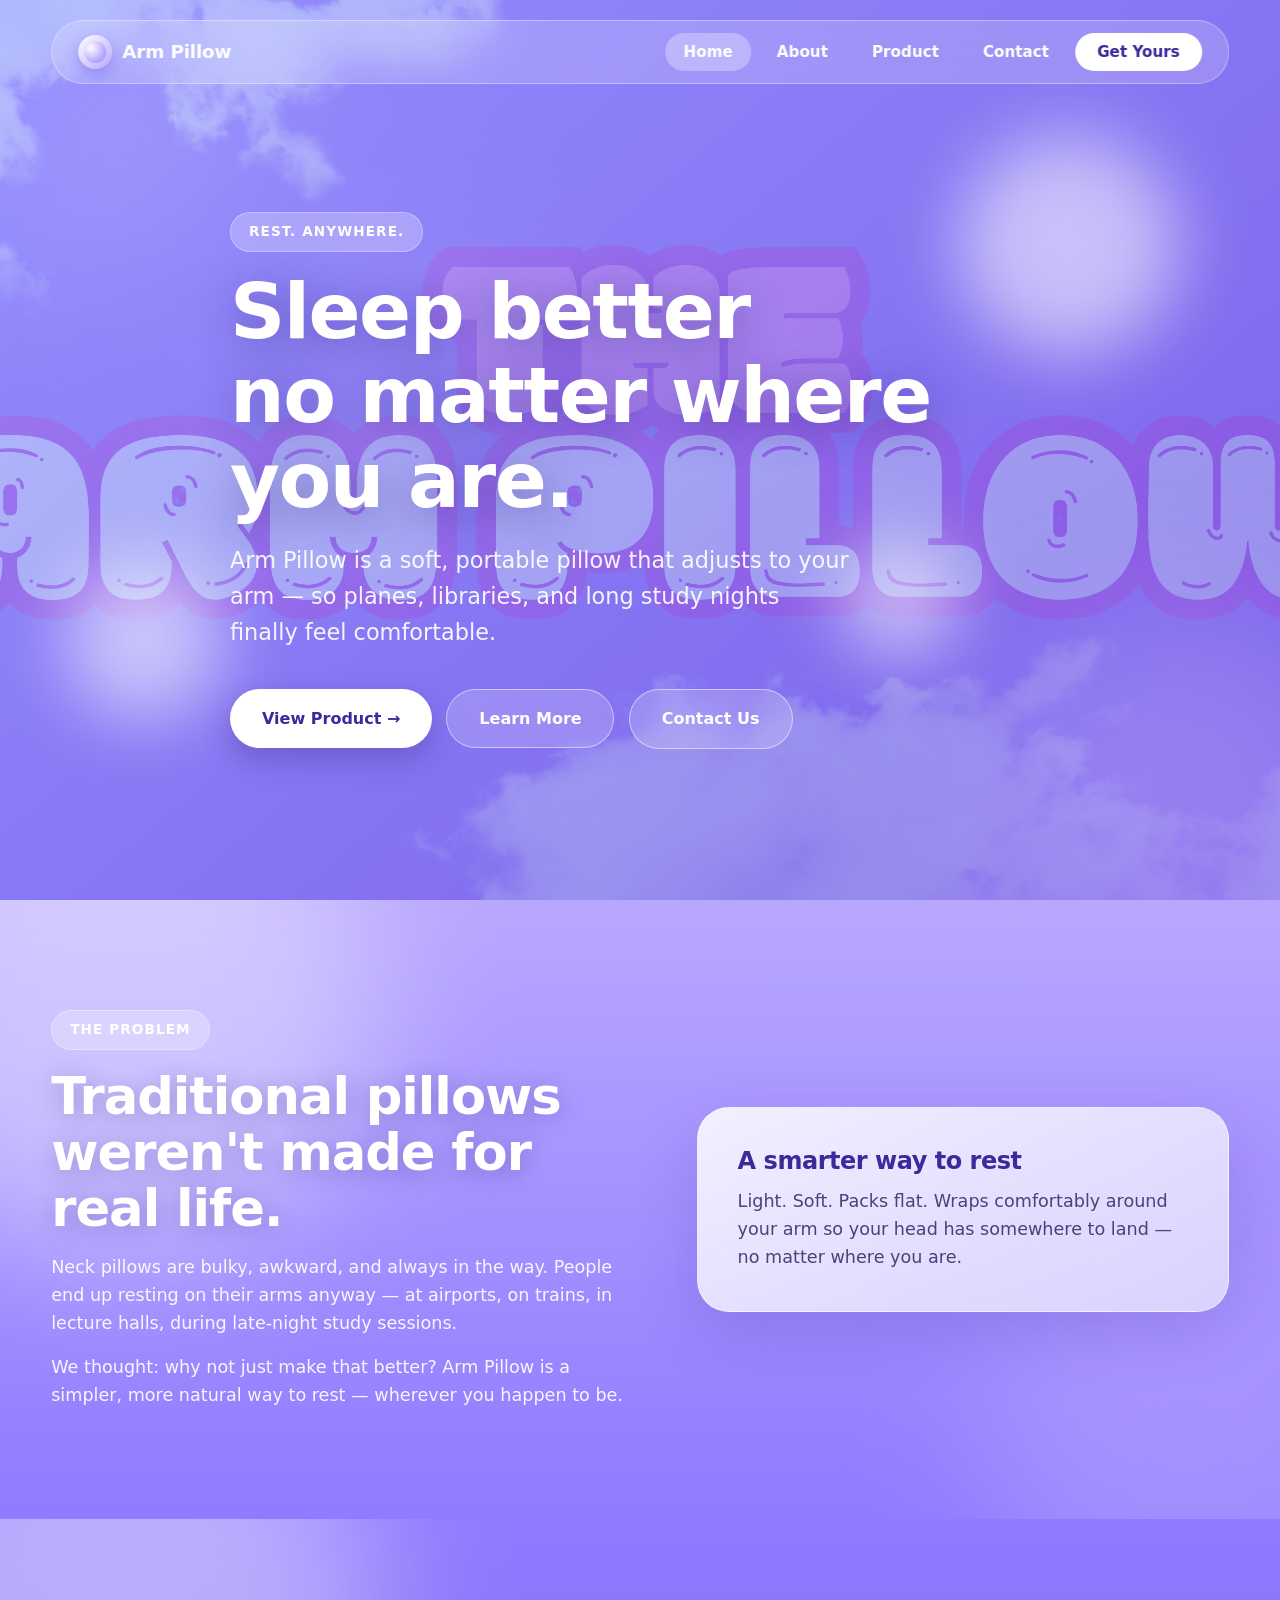
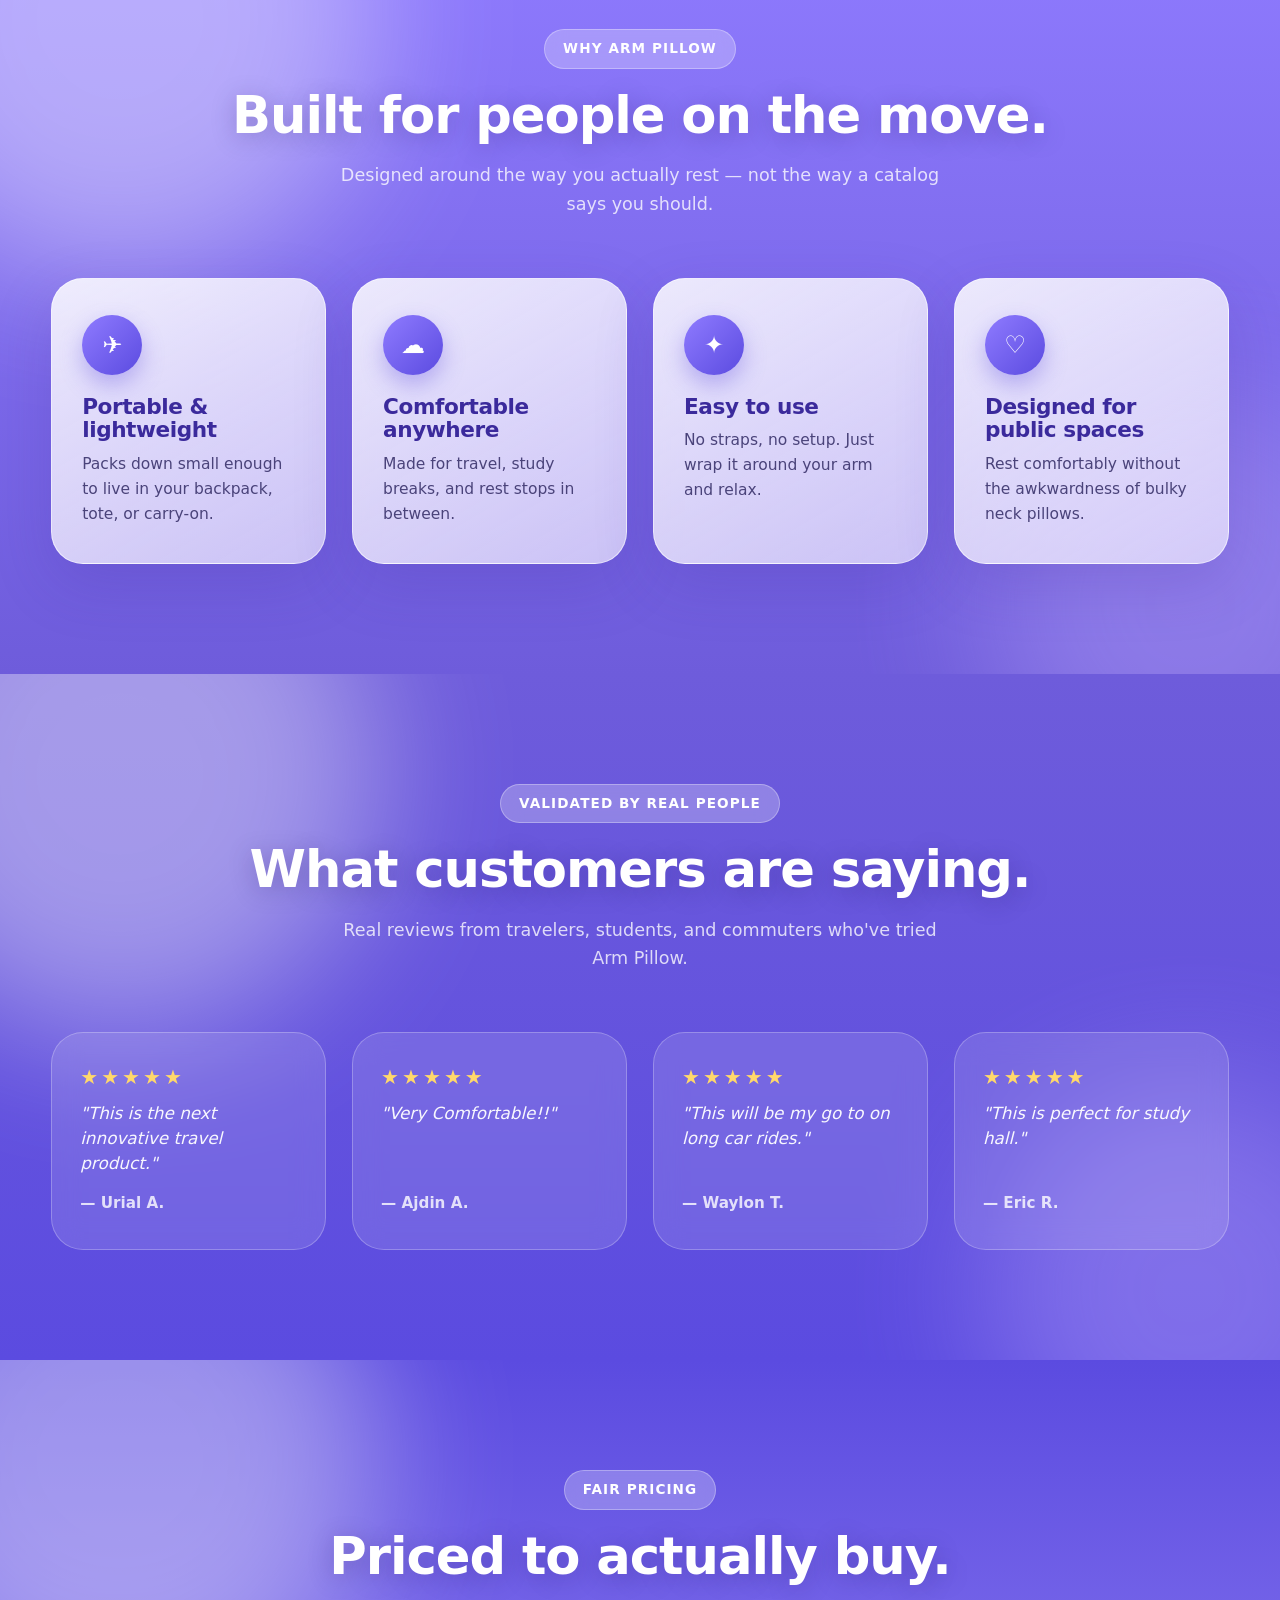
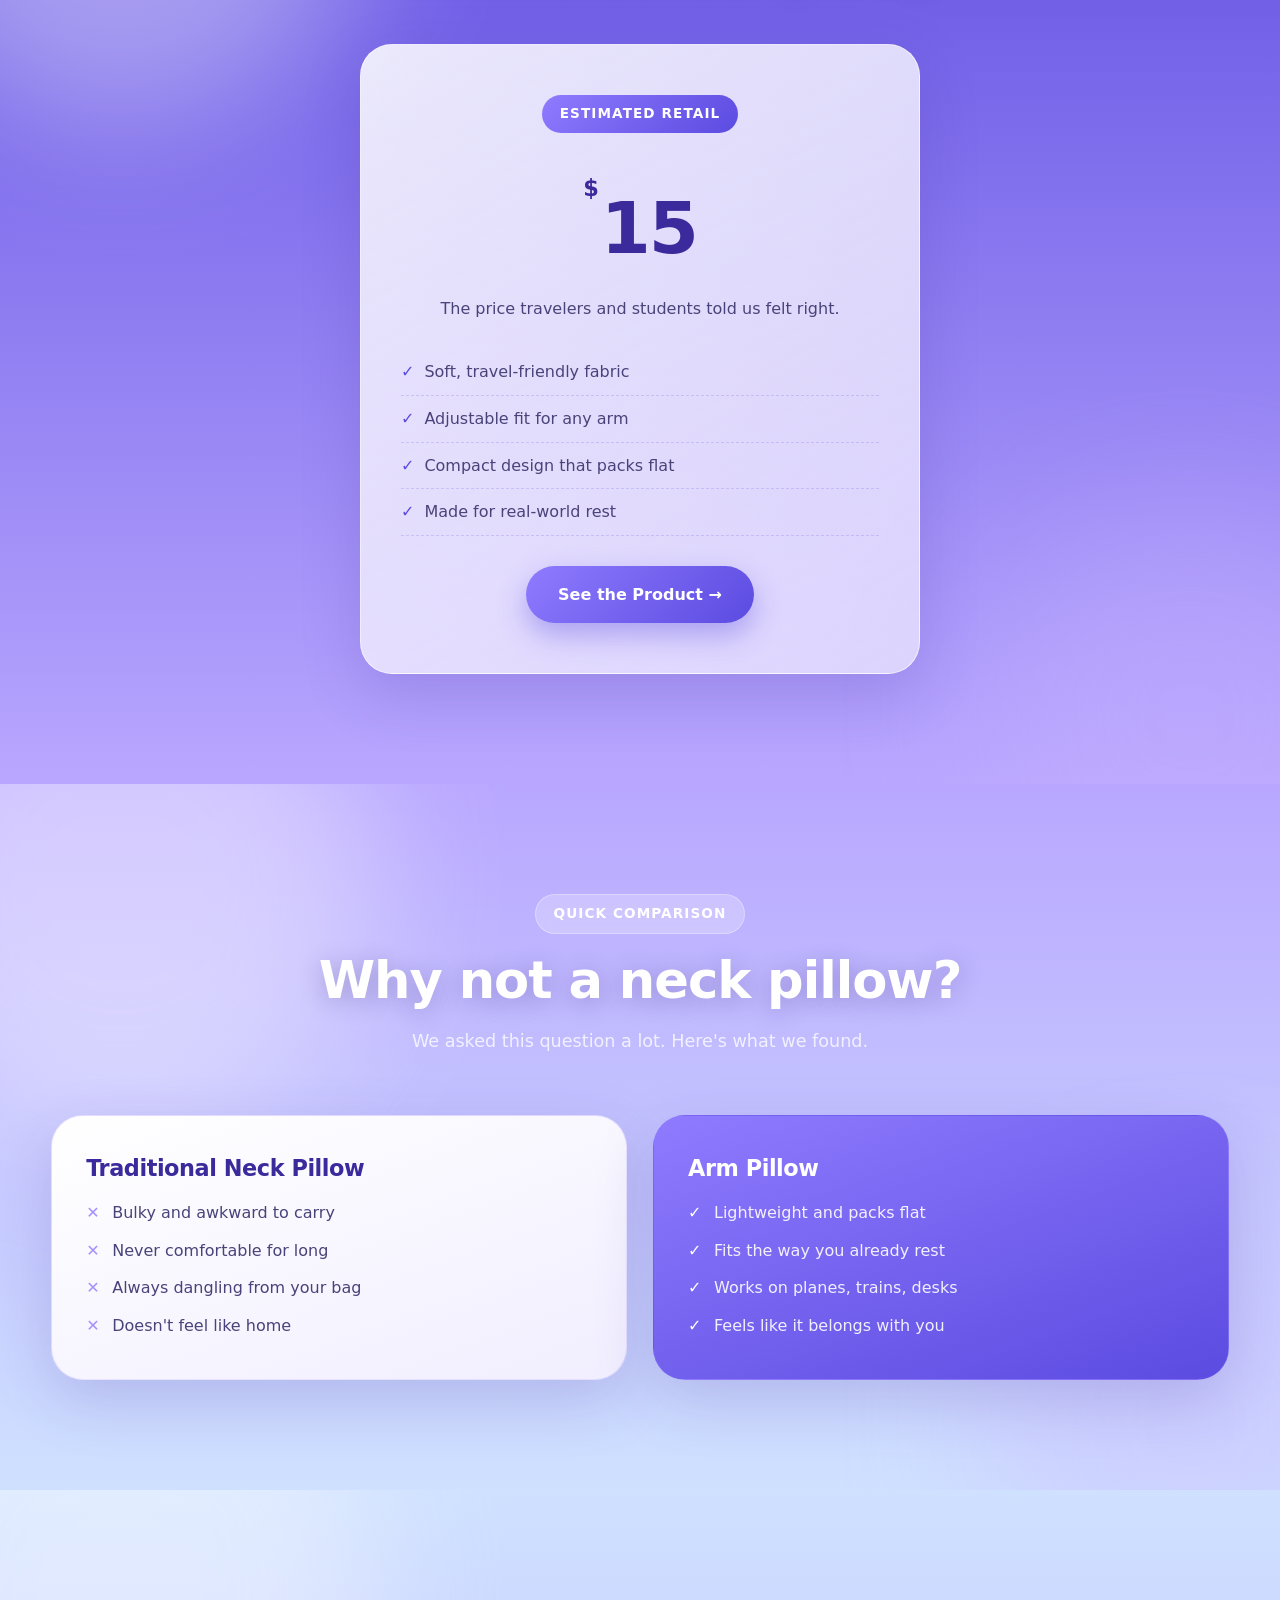
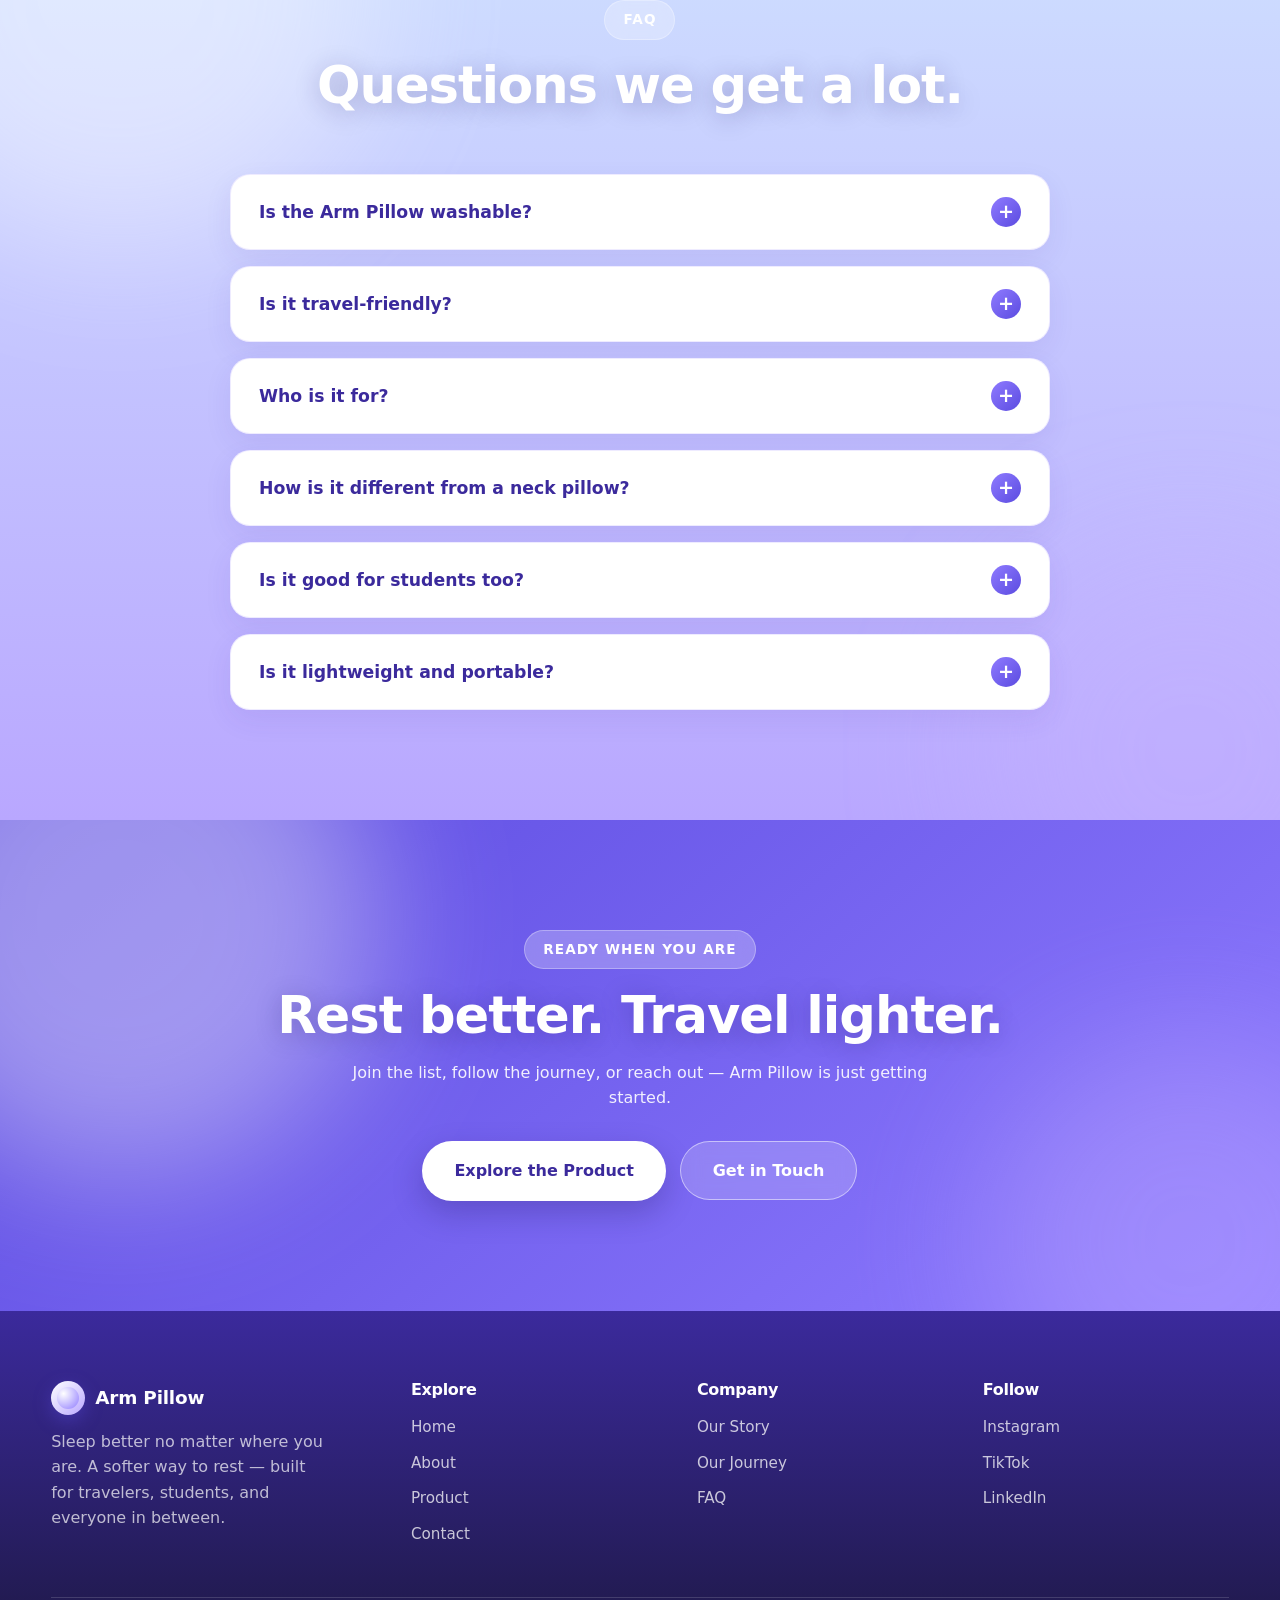
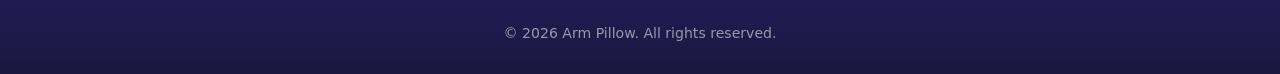
<file: index.html>
<!DOCTYPE html>
<html lang="en">
<head>
  <meta charset="UTF-8" />
  <meta name="viewport" content="width=device-width, initial-scale=1.0"/>
  <title>Arm Pillow — Sleep better no matter where you are</title>
  <meta name="description" content="Arm Pillow is a portable, adjustable pillow built for travelers and students who want better rest anywhere." />
  <link rel="stylesheet" href="assets/css/styles.css" />
</head>
<body>

  <!-- ============ NAVBAR (reusable on every page) ============ -->
  <nav class="navbar">
    <a href="index.html" class="nav-logo">
      <span class="logo-mark"></span>
      Arm Pillow
    </a>
    <ul class="nav-links">
      <li><a href="index.html" class="active">Home</a></li>
      <li><a href="about.html">About</a></li>
      <li><a href="product.html">Product</a></li>
      <li><a href="contact.html">Contact</a></li>
      <li><a href="product.html" class="nav-cta">Get Yours</a></li>
    </ul>
    <button class="nav-toggle" aria-label="Toggle menu">
      <span></span><span></span><span></span>
    </button>
  </nav>

  <!-- ============ HERO ============ -->
  <!-- IMAGE: The hero background uses assets/images/background.jpg
       Replace with your "Background photo" file -->
  <header class="hero cloud-bg">
    <div class="floating-clouds">
      <div class="cloud c1"></div>
      <div class="cloud c2"></div>
      <div class="cloud c3"></div>
    </div>
    <div class="container hero-inner">
      <span class="eyebrow">Rest. Anywhere.</span>
      <h1>Sleep better<br/>no matter where you are.</h1>
      <p class="tagline">
        Arm Pillow is a soft, portable pillow that adjusts to your arm —
        so planes, libraries, and long study nights finally feel comfortable.
      </p>
      <div class="hero-ctas">
        <a href="product.html" class="btn btn-primary">View Product →</a>
        <a href="about.html" class="btn btn-secondary">Learn More</a>
        <a href="contact.html" class="btn btn-secondary">Contact Us</a>
      </div>
    </div>
  </header>

  <!-- ============ INTRO / PROBLEM ============ -->
  <section class="intro cloud-bg">
    <div class="container">
      <div class="intro-grid">
        <div class="reveal">
          <span class="eyebrow">The Problem</span>
          <h2>Traditional pillows weren't made for real life.</h2>
          <p>
            Neck pillows are bulky, awkward, and always in the way.
            People end up resting on their arms anyway — at airports,
            on trains, in lecture halls, during late-night study sessions.
          </p>
          <p>
            We thought: why not just make that better? Arm Pillow is a
            simpler, more natural way to rest — wherever you happen to be.
          </p>
        </div>
        <div class="intro-visual reveal">
          <h3>A smarter way to rest</h3>
          <p>
            Light. Soft. Packs flat. Wraps comfortably around your arm so
            your head has somewhere to land — no matter where you are.
          </p>
        </div>
      </div>
    </div>
  </section>

  <!-- ============ BENEFITS ============ -->
  <section class="benefits cloud-bg">
    <div class="container">
      <div class="section-header reveal">
        <span class="eyebrow">Why Arm Pillow</span>
        <h2>Built for people on the move.</h2>
        <p>Designed around the way you actually rest — not the way a catalog says you should.</p>
      </div>
      <div class="benefit-grid">
        <div class="benefit-card reveal">
          <div class="benefit-icon">✈</div>
          <h3>Portable &amp; lightweight</h3>
          <p>Packs down small enough to live in your backpack, tote, or carry-on.</p>
        </div>
        <div class="benefit-card reveal">
          <div class="benefit-icon">☁</div>
          <h3>Comfortable anywhere</h3>
          <p>Made for travel, study breaks, and rest stops in between.</p>
        </div>
        <div class="benefit-card reveal">
          <div class="benefit-icon">✦</div>
          <h3>Easy to use</h3>
          <p>No straps, no setup. Just wrap it around your arm and relax.</p>
        </div>
        <div class="benefit-card reveal">
          <div class="benefit-icon">♡</div>
          <h3>Designed for public spaces</h3>
          <p>Rest comfortably without the awkwardness of bulky neck pillows.</p>
        </div>
      </div>
    </div>
  </section>

  <!-- ============ REVIEWS / SOCIAL PROOF ============ -->
  <section class="stats cloud-bg">
    <div class="container">
      <div class="section-header reveal">
        <span class="eyebrow">Validated by real people</span>
        <h2>What customers are saying.</h2>
        <p>Real reviews from travelers, students, and commuters who've tried Arm Pillow.</p>
      </div>
      <div class="reviews-grid">
        <div class="review-card reveal">
          <div class="review-stars" aria-label="5 out of 5 stars">★★★★★</div>
          <p class="review-quote">"This is the next innovative travel product."</p>
          <div class="review-author">— Urial A.</div>
        </div>
        <div class="review-card reveal">
          <div class="review-stars" aria-label="5 out of 5 stars">★★★★★</div>
          <p class="review-quote">"Very Comfortable!!"</p>
          <div class="review-author">— Ajdin A.</div>
        </div>
        <div class="review-card reveal">
          <div class="review-stars" aria-label="5 out of 5 stars">★★★★★</div>
          <p class="review-quote">"This will be my go to on long car rides."</p>
          <div class="review-author">— Waylon T.</div>
        </div>
        <div class="review-card reveal">
          <div class="review-stars" aria-label="5 out of 5 stars">★★★★★</div>
          <p class="review-quote">"This is perfect for study hall."</p>
          <div class="review-author">— Eric R.</div>
        </div>
      </div>
    </div>
  </section>

  <!-- ============ PRICING ============ -->
  <section class="pricing cloud-bg">
    <div class="container">
      <div class="section-header reveal">
        <span class="eyebrow">Fair pricing</span>
        <h2>Priced to actually buy.</h2>
      </div>
      <div class="price-card reveal">
        <span class="eyebrow">Estimated Retail</span>
        <div class="price-amount"><span>$</span>15</div>
        <p class="price-note">The price travelers and students told us felt right.</p>
        <ul class="price-features">
          <li>Soft, travel-friendly fabric</li>
          <li>Adjustable fit for any arm</li>
          <li>Compact design that packs flat</li>
          <li>Made for real-world rest</li>
        </ul>
        <a href="product.html" class="btn btn-dark">See the Product →</a>
      </div>
    </div>
  </section>

  <!-- ============ COMPARISON ============ -->
  <section class="compare cloud-bg">
    <div class="container">
      <div class="section-header reveal">
        <span class="eyebrow">Quick comparison</span>
        <h2>Why not a neck pillow?</h2>
        <p>We asked this question a lot. Here's what we found.</p>
      </div>
      <div class="compare-grid">
        <div class="compare-card negative reveal">
          <h3>Traditional Neck Pillow</h3>
          <ul>
            <li>Bulky and awkward to carry</li>
            <li>Never comfortable for long</li>
            <li>Always dangling from your bag</li>
            <li>Doesn't feel like home</li>
          </ul>
        </div>
        <div class="compare-card positive reveal">
          <h3>Arm Pillow</h3>
          <ul>
            <li>Lightweight and packs flat</li>
            <li>Fits the way you already rest</li>
            <li>Works on planes, trains, desks</li>
            <li>Feels like it belongs with you</li>
          </ul>
        </div>
      </div>
    </div>
  </section>

  <!-- ============ FAQ ============ -->
  <section class="faq cloud-bg" id="faq">
    <div class="container">
      <div class="section-header reveal">
        <span class="eyebrow">FAQ</span>
        <h2>Questions we get a lot.</h2>
      </div>
      <div class="faq-list">

        <div class="faq-item reveal">
          <button class="faq-question">
            Is the Arm Pillow washable?
            <span class="faq-toggle">+</span>
          </button>
          <div class="faq-answer">
            <p>Yes, you can remove the outer cover and wash it.</p>
            <p class="faq-disclaimer"><strong>DO NOT PUT THE ENTIRE ARM PILLOW IN THE WASHER.</strong></p>
          </div>
        </div>

        <div class="faq-item reveal">
          <button class="faq-question">
            Is it travel-friendly?
            <span class="faq-toggle">+</span>
          </button>
          <div class="faq-answer">
            <p>Absolutely. It's lightweight, packs flat, and fits easily into a backpack, tote, or carry-on. It was literally designed with travelers in mind.</p>
          </div>
        </div>

        <div class="faq-item reveal">
          <button class="faq-question">
            Who is it for?
            <span class="faq-toggle">+</span>
          </button>
          <div class="faq-answer">
            <p>Travelers, students, commuters, and anyone who's ever tried to nap somewhere that wasn't designed for napping.</p>
          </div>
        </div>

        <div class="faq-item reveal">
          <button class="faq-question">
            How is it different from a neck pillow?
            <span class="faq-toggle">+</span>
          </button>
          <div class="faq-answer">
            <p>Neck pillows are bulky, rigid, and hard to pack. Arm Pillow adjusts to your arm — the way people naturally rest — so it's softer, smaller, and easier to live with.</p>
          </div>
        </div>

        <div class="faq-item reveal">
          <button class="faq-question">
            Is it good for students too?
            <span class="faq-toggle">+</span>
          </button>
          <div class="faq-answer">
            <p>Definitely. Arm Pillow was partly inspired by long study sessions. Whether it's a library nap or a quick rest between classes, it's built for it.</p>
          </div>
        </div>

        <div class="faq-item reveal">
          <button class="faq-question">
            Is it lightweight and portable?
            <span class="faq-toggle">+</span>
          </button>
          <div class="faq-answer">
            <p>Yes — lightweight is the whole point. It's one of the smallest, lightest rest accessories you can carry.</p>
          </div>
        </div>

      </div>
    </div>
  </section>

  <!-- ============ FINAL CTA ============ -->
  <section class="final-cta cloud-bg">
    <div class="container reveal">
      <span class="eyebrow">Ready when you are</span>
      <h2>Rest better. Travel lighter.</h2>
      <p>Join the list, follow the journey, or reach out — Arm Pillow is just getting started.</p>
      <div class="btns">
        <a href="product.html" class="btn btn-primary">Explore the Product</a>
        <a href="contact.html" class="btn btn-secondary">Get in Touch</a>
      </div>
    </div>
  </section>

  <!-- ============ FOOTER (reusable on every page) ============ -->
  <footer>
    <div class="container">
      <div class="footer-grid">
        <div class="footer-brand">
          <a href="index.html" class="nav-logo">
            <span class="logo-mark"></span>
            Arm Pillow
          </a>
          <p>Sleep better no matter where you are. A softer way to rest — built for travelers, students, and everyone in between.</p>
        </div>
        <div class="footer-col">
          <h4>Explore</h4>
          <ul>
            <li><a href="index.html">Home</a></li>
            <li><a href="about.html">About</a></li>
            <li><a href="product.html">Product</a></li>
            <li><a href="contact.html">Contact</a></li>
          </ul>
        </div>
        <div class="footer-col">
          <h4>Company</h4>
          <ul>
            <li><a href="about.html">Our Story</a></li>
            <li><a href="about.html#journey">Our Journey</a></li>
            <li><a href="product.html#faq">FAQ</a></li>
          </ul>
        </div>
        <div class="footer-col">
          <h4>Follow</h4>
          <ul>
            <li><a href="https://instagram.com/the.arm.pillow" target="_blank" rel="noopener">Instagram</a></li>
            <li><a href="#">TikTok</a></li>
            <li><a href="#">LinkedIn</a></li>
          </ul>
        </div>
      </div>
      <div class="footer-bottom">
        © <span id="year">2026</span> Arm Pillow. All rights reserved.
      </div>
    </div>
  </footer>

  <script src="assets/js/main.js"></script>
  <script>document.getElementById("year").textContent = new Date().getFullYear();</script>
</body>
</html>
</file>
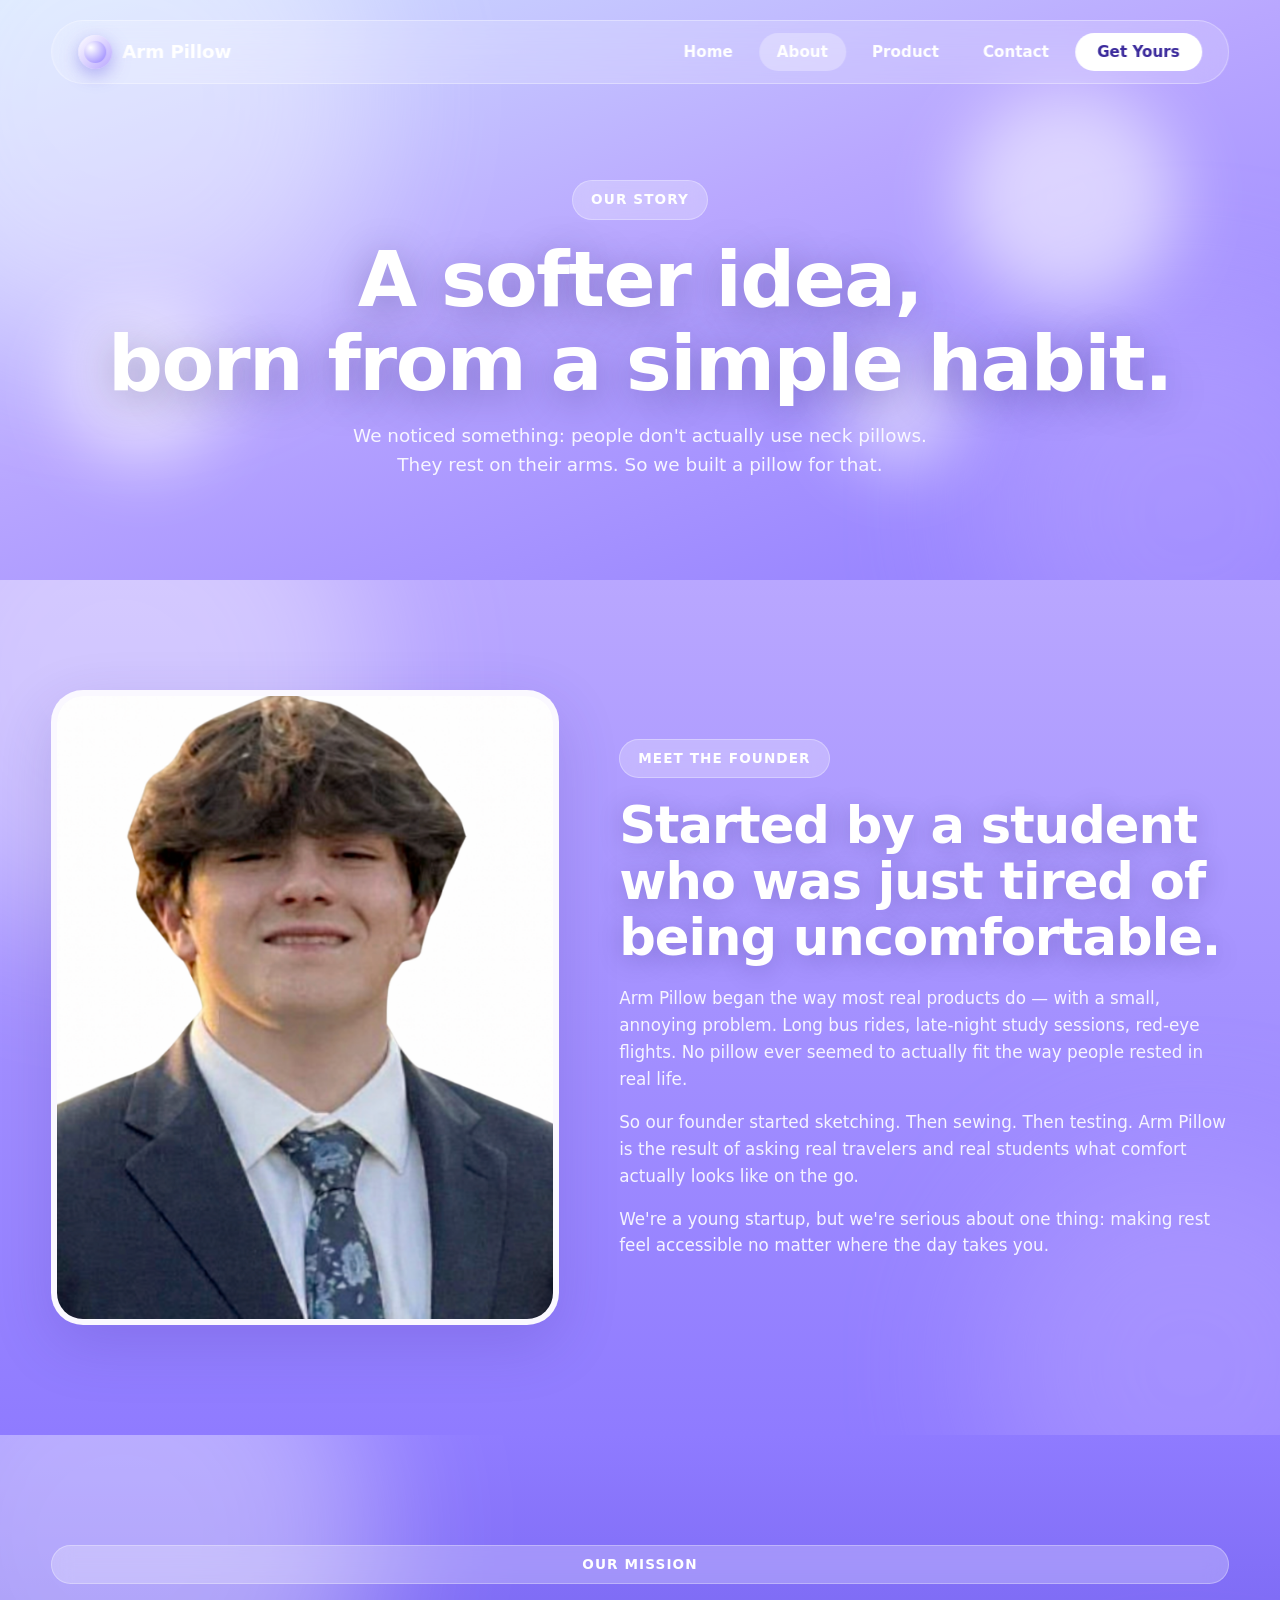
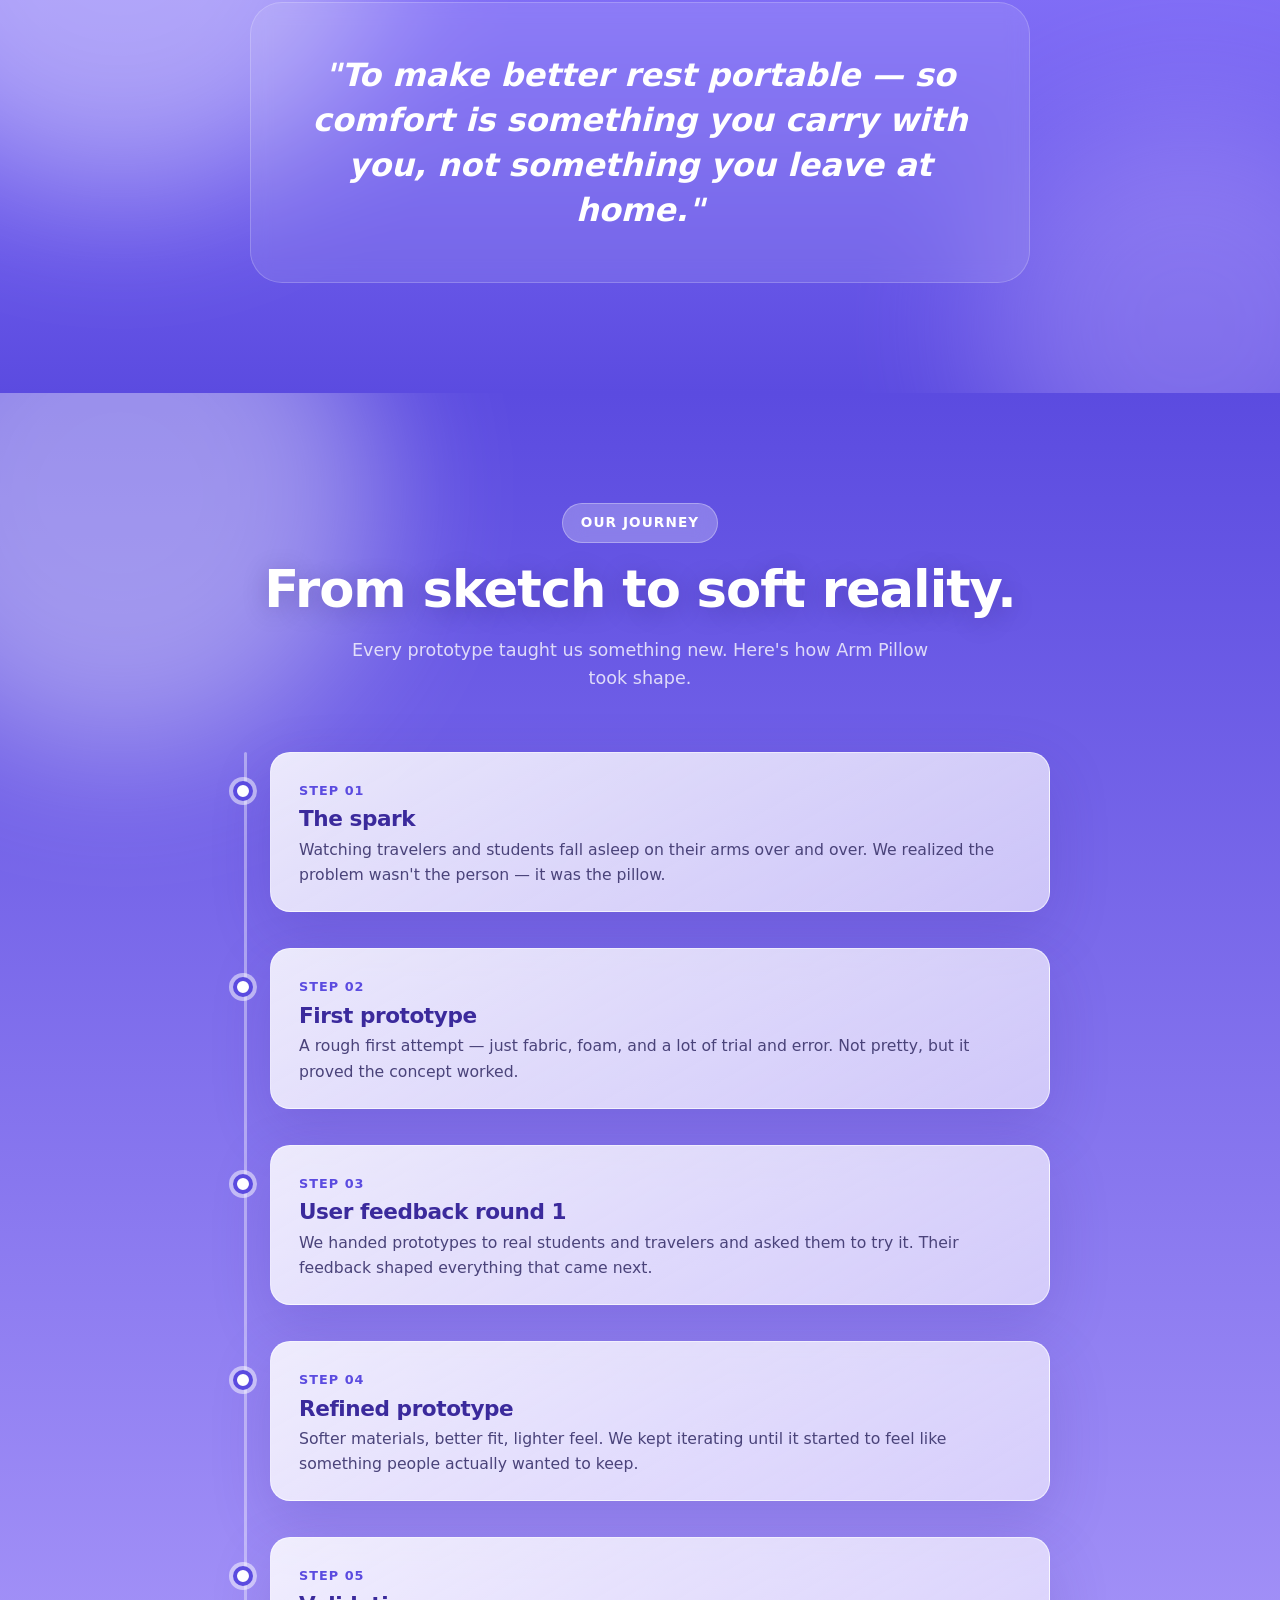
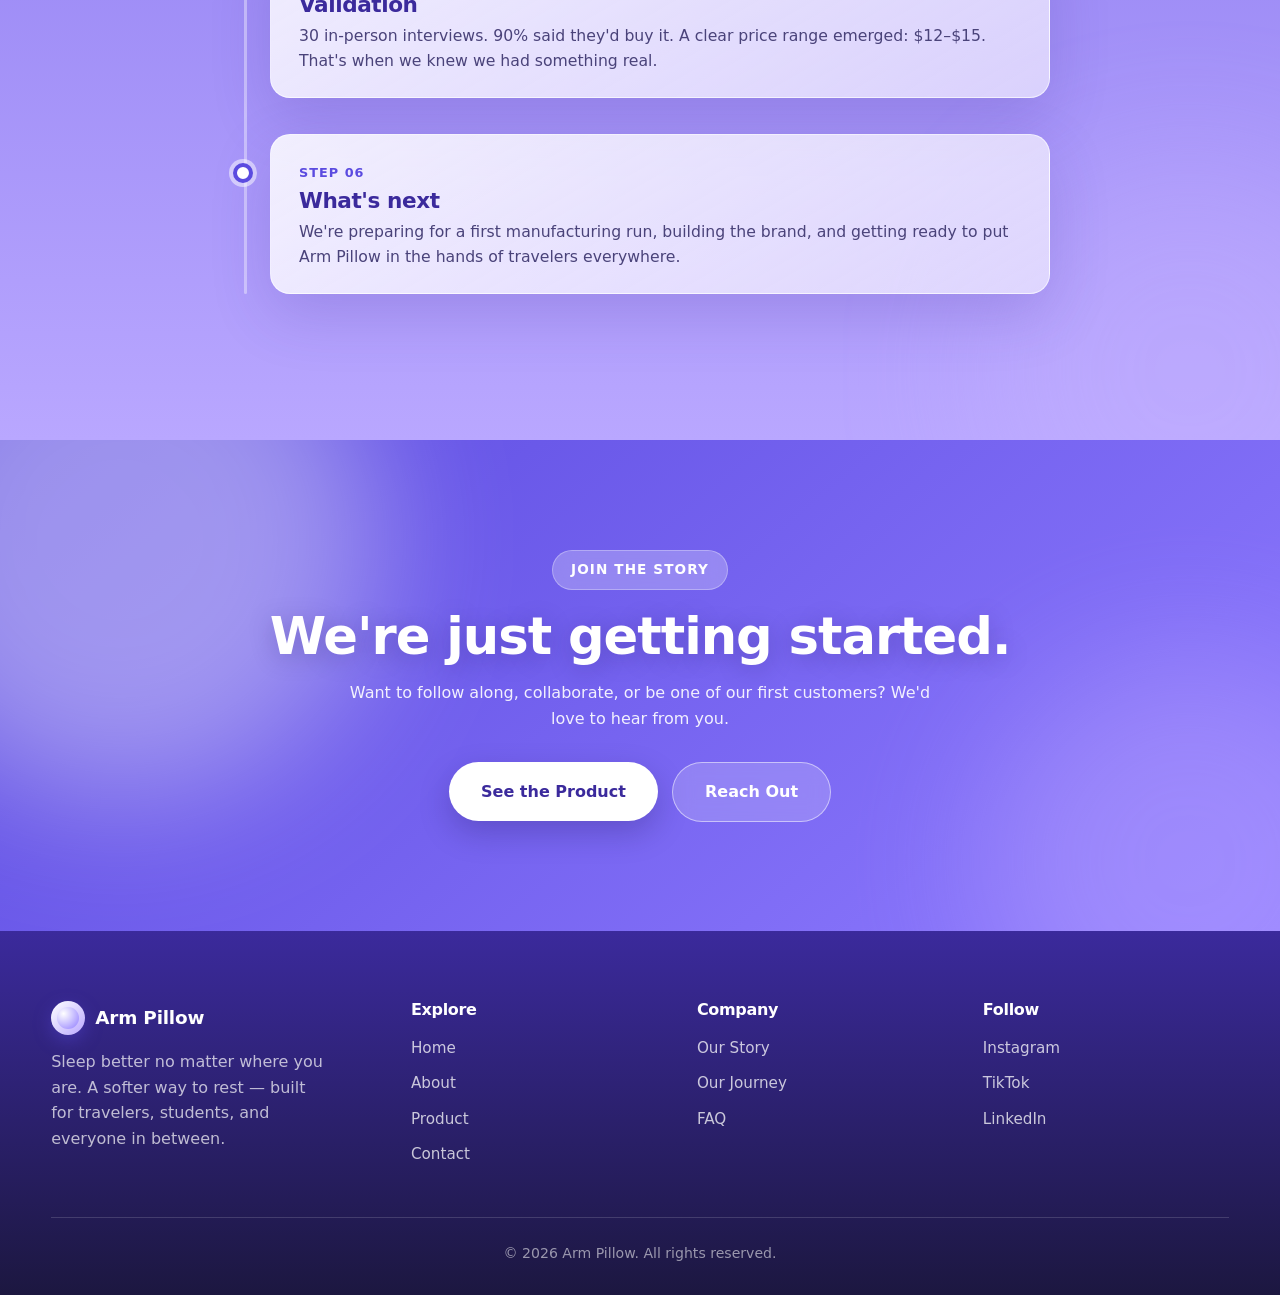
<file: about.html>
<!DOCTYPE html>
<html lang="en">
<head>
  <meta charset="UTF-8" />
  <meta name="viewport" content="width=device-width, initial-scale=1.0"/>
  <title>About — Arm Pillow</title>
  <meta name="description" content="The story behind Arm Pillow — a young startup building a softer, more portable way to rest anywhere." />
  <link rel="stylesheet" href="assets/css/styles.css" />
</head>
<body>

  <!-- ============ NAVBAR ============ -->
  <nav class="navbar">
    <a href="index.html" class="nav-logo">
      <span class="logo-mark"></span>
      Arm Pillow
    </a>
    <ul class="nav-links">
      <li><a href="index.html">Home</a></li>
      <li><a href="about.html" class="active">About</a></li>
      <li><a href="product.html">Product</a></li>
      <li><a href="contact.html">Contact</a></li>
      <li><a href="product.html" class="nav-cta">Get Yours</a></li>
    </ul>
    <button class="nav-toggle" aria-label="Toggle menu">
      <span></span><span></span><span></span>
    </button>
  </nav>

  <!-- ============ PAGE HERO ============ -->
  <header class="page-hero cloud-bg">
    <div class="floating-clouds">
      <div class="cloud c1"></div>
      <div class="cloud c2"></div>
      <div class="cloud c3"></div>
    </div>
    <div class="container">
      <span class="eyebrow">Our Story</span>
      <h1>A softer idea,<br/>born from a simple habit.</h1>
      <p>We noticed something: people don't actually use neck pillows. They rest on their arms. So we built a pillow for that.</p>
    </div>
  </header>

  <!-- ============ FOUNDER STORY ============ -->
  <section class="founder cloud-bg">
    <div class="container">
      <div class="founder-grid">
        <!-- IMAGE: Replace with "Ceo Photo" → assets/images/ceo.jpg -->
        <div class="founder-photo reveal">
          <img src="assets/images/ceo.png" alt="Founder of Arm Pillow" />
        </div>
        <div class="founder-text reveal">
          <span class="eyebrow">Meet the Founder</span>
          <h2>Started by a student who was just tired of being uncomfortable.</h2>
          <p>
            Arm Pillow began the way most real products do — with a small, annoying problem.
            Long bus rides, late-night study sessions, red-eye flights. No pillow ever seemed
            to actually fit the way people rested in real life.
          </p>
          <p>
            So our founder started sketching. Then sewing. Then testing.
            Arm Pillow is the result of asking real travelers and real students
            what comfort actually looks like on the go.
          </p>
          <p>
            We're a young startup, but we're serious about one thing: making rest
            feel accessible no matter where the day takes you.
          </p>
        </div>
      </div>
    </div>
  </section>

  <!-- ============ MISSION ============ -->
  <section class="mission cloud-bg">
    <div class="container reveal">
      <span class="eyebrow" style="display:block;text-align:center;">Our Mission</span>
      <blockquote>
        "To make better rest portable — so comfort is something you carry with you,
        not something you leave at home."
      </blockquote>
    </div>
  </section>

  <!-- ============ JOURNEY / TIMELINE ============ -->
  <section class="timeline cloud-bg" id="journey">
    <div class="container">
      <div class="section-header reveal">
        <span class="eyebrow">Our Journey</span>
        <h2>From sketch to soft reality.</h2>
        <p>Every prototype taught us something new. Here's how Arm Pillow took shape.</p>
      </div>
      <div class="timeline-list">
        <div class="timeline-item reveal">
          <span class="step">Step 01</span>
          <h3>The spark</h3>
          <p>Watching travelers and students fall asleep on their arms over and over.
             We realized the problem wasn't the person — it was the pillow.</p>
        </div>
        <div class="timeline-item reveal">
          <span class="step">Step 02</span>
          <h3>First prototype</h3>
          <p>A rough first attempt — just fabric, foam, and a lot of trial and error.
             Not pretty, but it proved the concept worked.</p>
        </div>
        <div class="timeline-item reveal">
          <span class="step">Step 03</span>
          <h3>User feedback round 1</h3>
          <p>We handed prototypes to real students and travelers and asked them to try it.
             Their feedback shaped everything that came next.</p>
        </div>
        <div class="timeline-item reveal">
          <span class="step">Step 04</span>
          <h3>Refined prototype</h3>
          <p>Softer materials, better fit, lighter feel. We kept iterating until it
             started to feel like something people actually wanted to keep.</p>
        </div>
        <div class="timeline-item reveal">
          <span class="step">Step 05</span>
          <h3>Validation</h3>
          <p>30 in-person interviews. 90% said they'd buy it. A clear price range
             emerged: $12–$15. That's when we knew we had something real.</p>
        </div>
        <div class="timeline-item reveal">
          <span class="step">Step 06</span>
          <h3>What's next</h3>
          <p>We're preparing for a first manufacturing run, building the brand,
             and getting ready to put Arm Pillow in the hands of travelers everywhere.</p>
        </div>
      </div>
    </div>
  </section>

  <!-- ============ FINAL CTA ============ -->
  <section class="final-cta cloud-bg">
    <div class="container reveal">
      <span class="eyebrow">Join the story</span>
      <h2>We're just getting started.</h2>
      <p>Want to follow along, collaborate, or be one of our first customers? We'd love to hear from you.</p>
      <div class="btns">
        <a href="product.html" class="btn btn-primary">See the Product</a>
        <a href="contact.html" class="btn btn-secondary">Reach Out</a>
      </div>
    </div>
  </section>

  <!-- ============ FOOTER ============ -->
  <footer>
    <div class="container">
      <div class="footer-grid">
        <div class="footer-brand">
          <a href="index.html" class="nav-logo">
            <span class="logo-mark"></span>
            Arm Pillow
          </a>
          <p>Sleep better no matter where you are. A softer way to rest — built for travelers, students, and everyone in between.</p>
        </div>
        <div class="footer-col">
          <h4>Explore</h4>
          <ul>
            <li><a href="index.html">Home</a></li>
            <li><a href="about.html">About</a></li>
            <li><a href="product.html">Product</a></li>
            <li><a href="contact.html">Contact</a></li>
          </ul>
        </div>
        <div class="footer-col">
          <h4>Company</h4>
          <ul>
            <li><a href="about.html">Our Story</a></li>
            <li><a href="about.html#journey">Our Journey</a></li>
            <li><a href="product.html#faq">FAQ</a></li>
          </ul>
        </div>
        <div class="footer-col">
          <h4>Follow</h4>
          <ul>
            <li><a href="https://instagram.com/the.arm.pillow" target="_blank" rel="noopener">Instagram</a></li>
            <li><a href="#">TikTok</a></li>
            <li><a href="#">LinkedIn</a></li>
          </ul>
        </div>
      </div>
      <div class="footer-bottom">
        © <span id="year">2026</span> Arm Pillow. All rights reserved.
      </div>
    </div>
  </footer>

  <script src="assets/js/main.js"></script>
  <script>document.getElementById("year").textContent = new Date().getFullYear();</script>
</body>
</html>
</file>
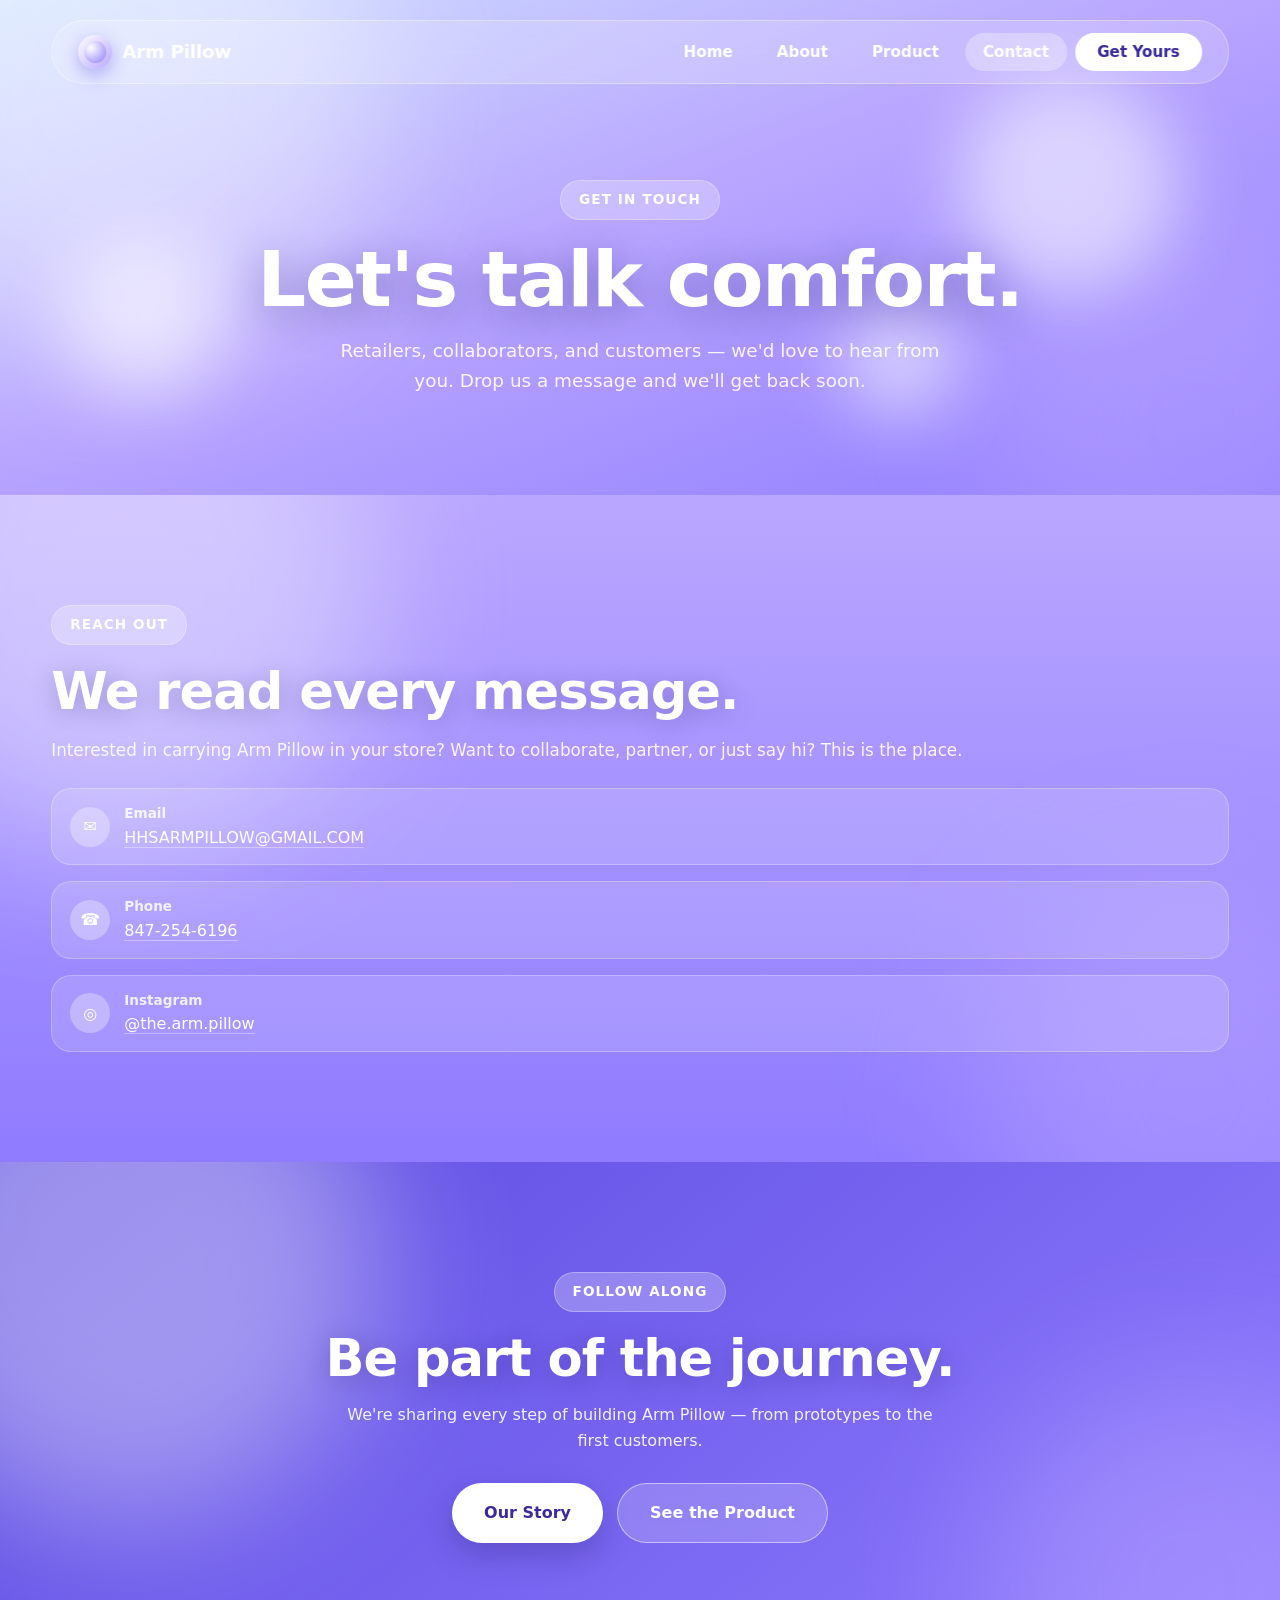
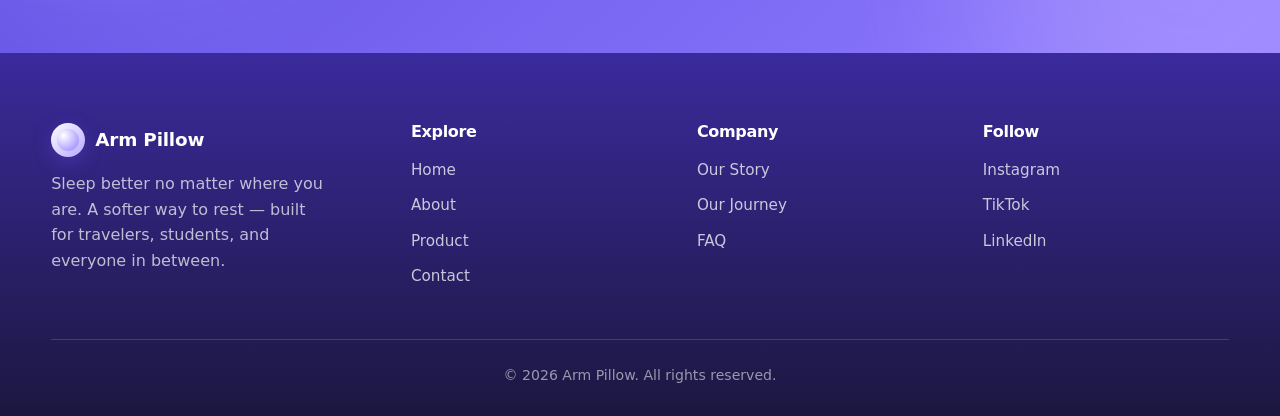
<file: contact.html>
<!DOCTYPE html>
<html lang="en">
<head>
  <meta charset="UTF-8" />
  <meta name="viewport" content="width=device-width, initial-scale=1.0"/>
  <title>Contact — Arm Pillow</title>
  <meta name="description" content="Reach out to the Arm Pillow team — retailers, collaborators, and customers welcome." />
  <link rel="stylesheet" href="assets/css/styles.css" />
</head>
<body>

  <!-- ============ NAVBAR ============ -->
  <nav class="navbar">
    <a href="index.html" class="nav-logo">
      <span class="logo-mark"></span>
      Arm Pillow
    </a>
    <ul class="nav-links">
      <li><a href="index.html">Home</a></li>
      <li><a href="about.html">About</a></li>
      <li><a href="product.html">Product</a></li>
      <li><a href="contact.html" class="active">Contact</a></li>
      <li><a href="product.html" class="nav-cta">Get Yours</a></li>
    </ul>
    <button class="nav-toggle" aria-label="Toggle menu">
      <span></span><span></span><span></span>
    </button>
  </nav>

  <!-- ============ PAGE HERO ============ -->
  <header class="page-hero cloud-bg">
    <div class="floating-clouds">
      <div class="cloud c1"></div>
      <div class="cloud c2"></div>
      <div class="cloud c3"></div>
    </div>
    <div class="container">
      <span class="eyebrow">Get in Touch</span>
      <h1>Let's talk comfort.</h1>
      <p>Retailers, collaborators, and customers — we'd love to hear from you. Drop us a message and we'll get back soon.</p>
    </div>
  </header>

  <!-- ============ CONTACT ============ -->
  <section class="contact-section cloud-bg">
    <div class="container">
      <div class="contact-info reveal">
        <span class="eyebrow">Reach out</span>
        <h2>We read every message.</h2>
        <p>
          Interested in carrying Arm Pillow in your store? Want to collaborate,
          partner, or just say hi? This is the place.
        </p>

        <ul class="info-list">
          <li>
            <div class="icon">✉</div>
            <div><strong>Email</strong><a href="mailto:HHSARMPILLOW@GMAIL.COM">HHSARMPILLOW@GMAIL.COM</a></div>
          </li>
          <li>
            <div class="icon">☎</div>
            <div><strong>Phone</strong><a href="tel:+18472546196">847-254-6196</a></div>
          </li>
          <li>
            <div class="icon">◎</div>
            <div><strong>Instagram</strong><a href="https://instagram.com/the.arm.pillow" target="_blank" rel="noopener">@the.arm.pillow</a></div>
          </li>
        </ul>
      </div>
    </div>
  </section>

  <!-- ============ FINAL CTA ============ -->
  <section class="final-cta cloud-bg">
    <div class="container reveal">
      <span class="eyebrow">Follow along</span>
      <h2>Be part of the journey.</h2>
      <p>We're sharing every step of building Arm Pillow — from prototypes to the first customers.</p>
      <div class="btns">
        <a href="about.html" class="btn btn-primary">Our Story</a>
        <a href="product.html" class="btn btn-secondary">See the Product</a>
      </div>
    </div>
  </section>

  <!-- ============ FOOTER ============ -->
  <footer>
    <div class="container">
      <div class="footer-grid">
        <div class="footer-brand">
          <a href="index.html" class="nav-logo">
            <span class="logo-mark"></span>
            Arm Pillow
          </a>
          <p>Sleep better no matter where you are. A softer way to rest — built for travelers, students, and everyone in between.</p>
        </div>
        <div class="footer-col">
          <h4>Explore</h4>
          <ul>
            <li><a href="index.html">Home</a></li>
            <li><a href="about.html">About</a></li>
            <li><a href="product.html">Product</a></li>
            <li><a href="contact.html">Contact</a></li>
          </ul>
        </div>
        <div class="footer-col">
          <h4>Company</h4>
          <ul>
            <li><a href="about.html">Our Story</a></li>
            <li><a href="about.html#journey">Our Journey</a></li>
            <li><a href="product.html#faq">FAQ</a></li>
          </ul>
        </div>
        <div class="footer-col">
          <h4>Follow</h4>
          <ul>
            <li><a href="https://instagram.com/the.arm.pillow" target="_blank" rel="noopener">Instagram</a></li>
            <li><a href="#">TikTok</a></li>
            <li><a href="#">LinkedIn</a></li>
          </ul>
        </div>
      </div>
      <div class="footer-bottom">
        © <span id="year">2026</span> Arm Pillow. All rights reserved.
      </div>
    </div>
  </footer>

  <script src="assets/js/main.js"></script>
  <script>document.getElementById("year").textContent = new Date().getFullYear();</script>
</body>
</html>
</file>
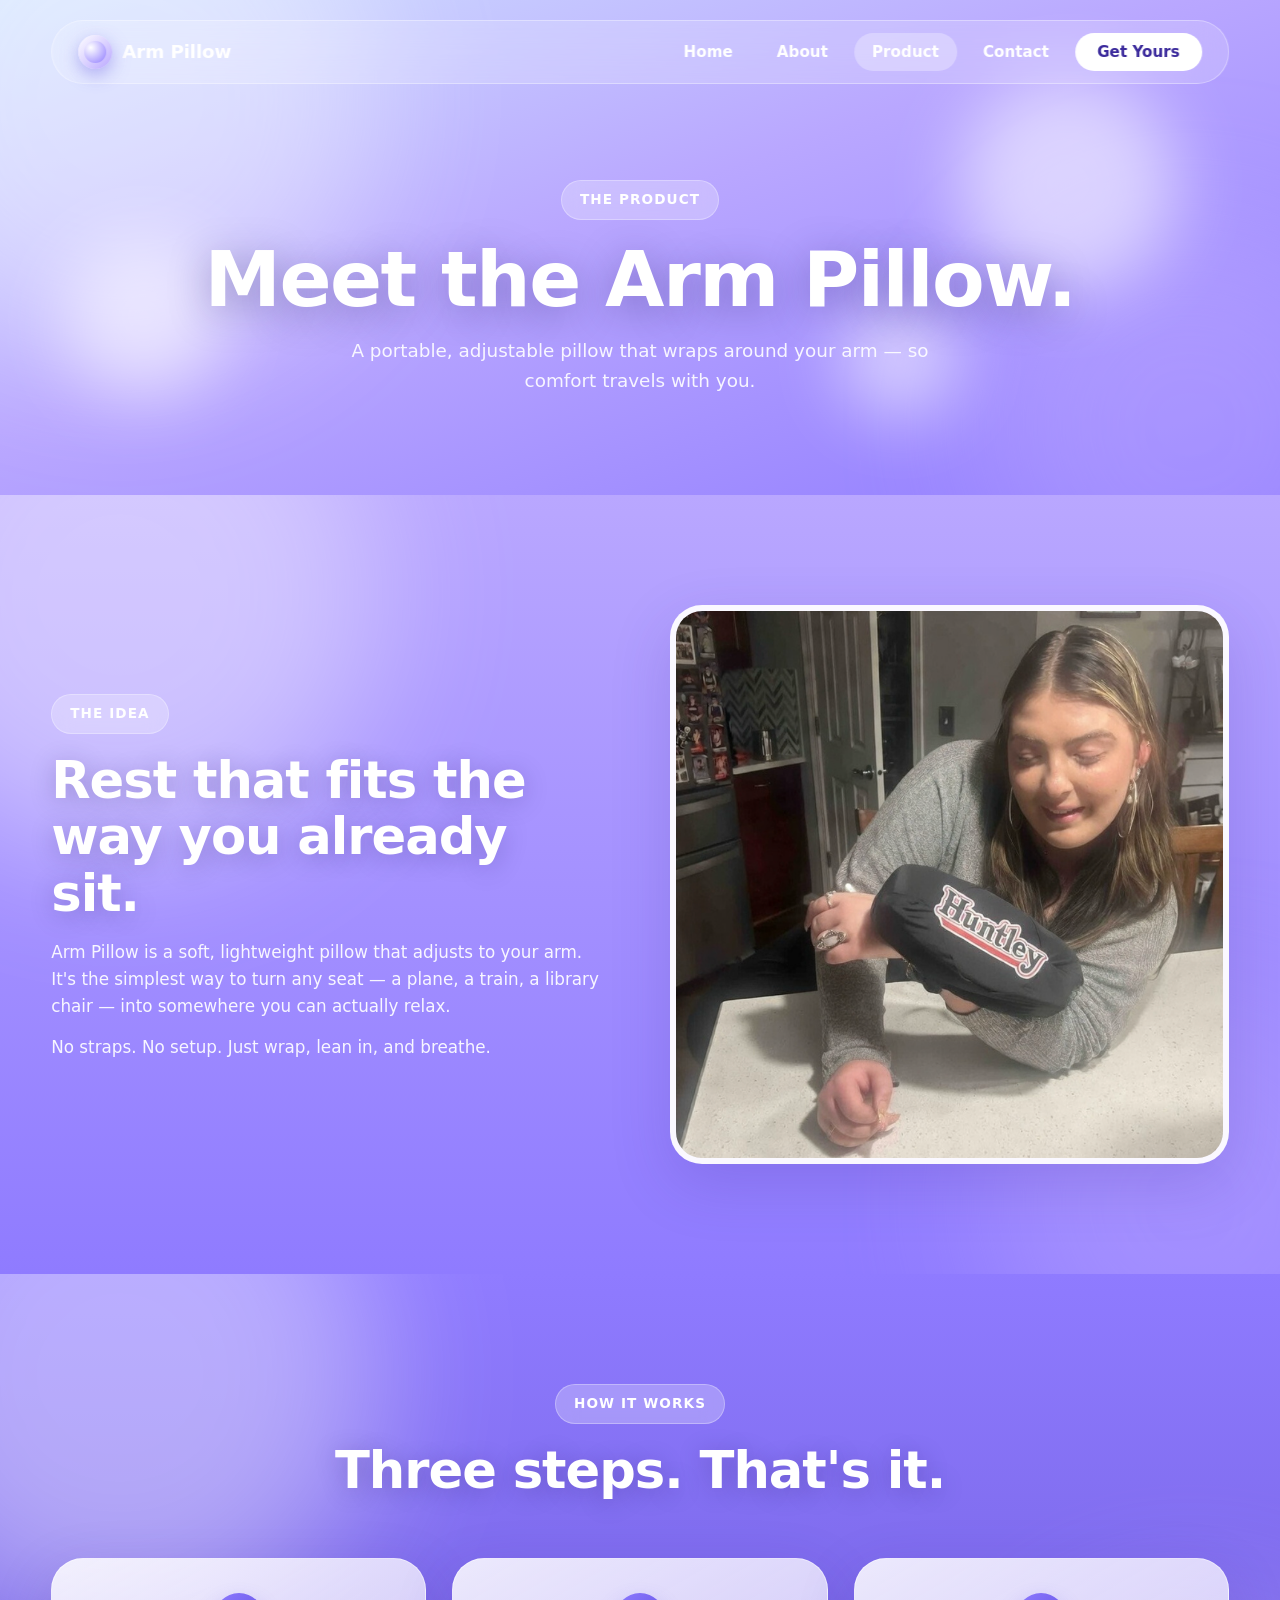
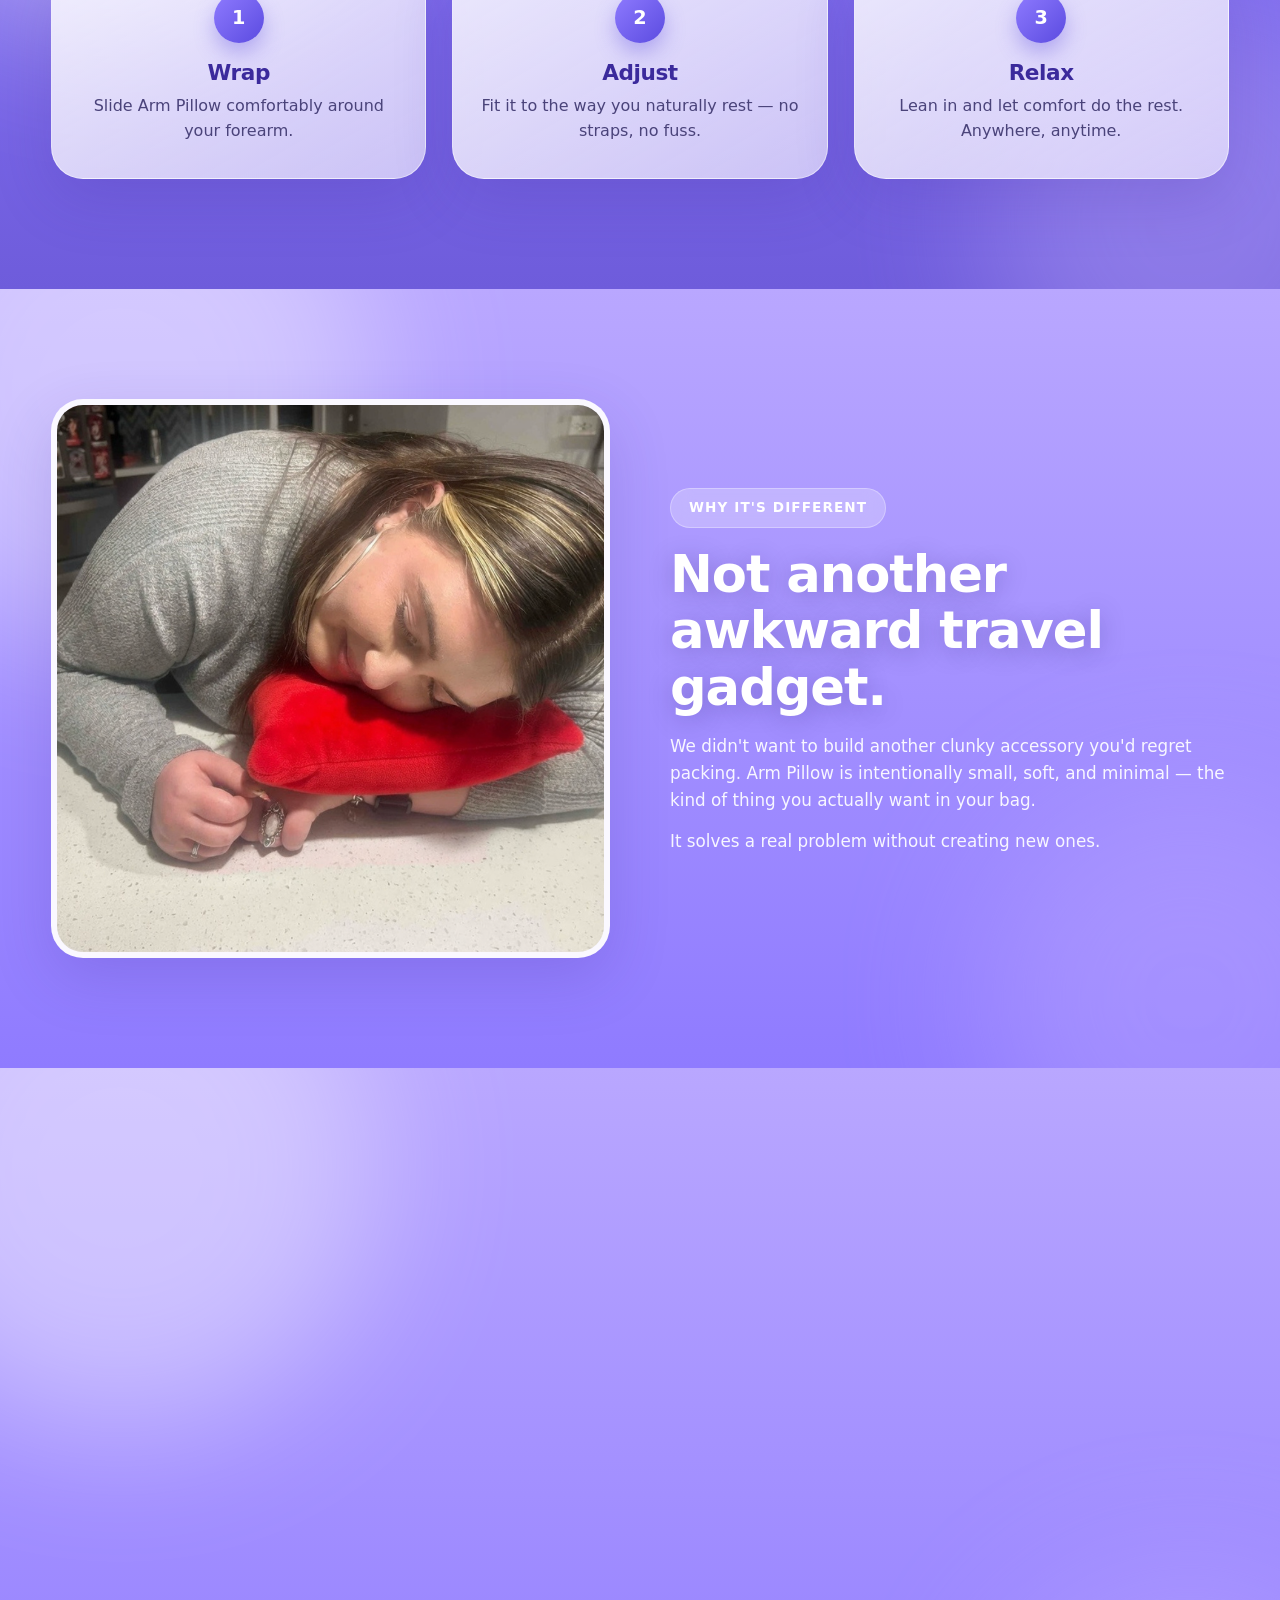
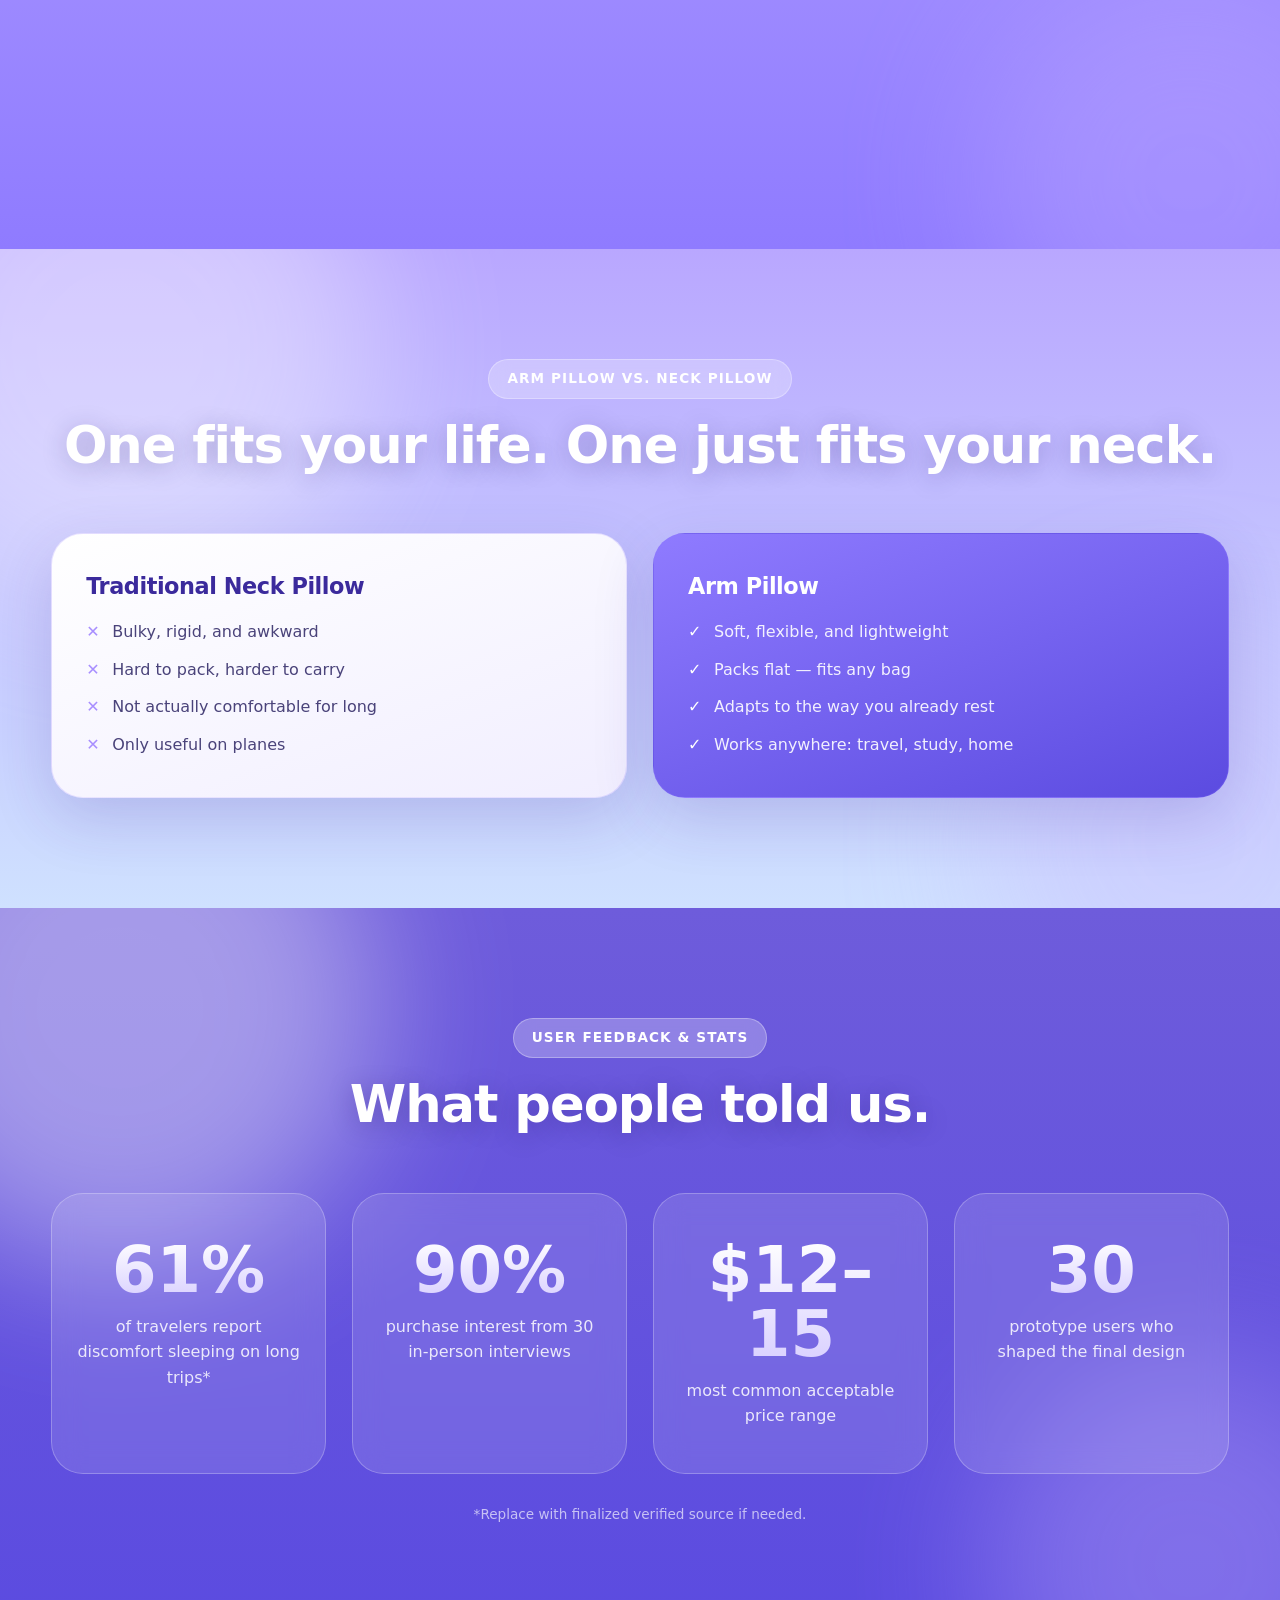
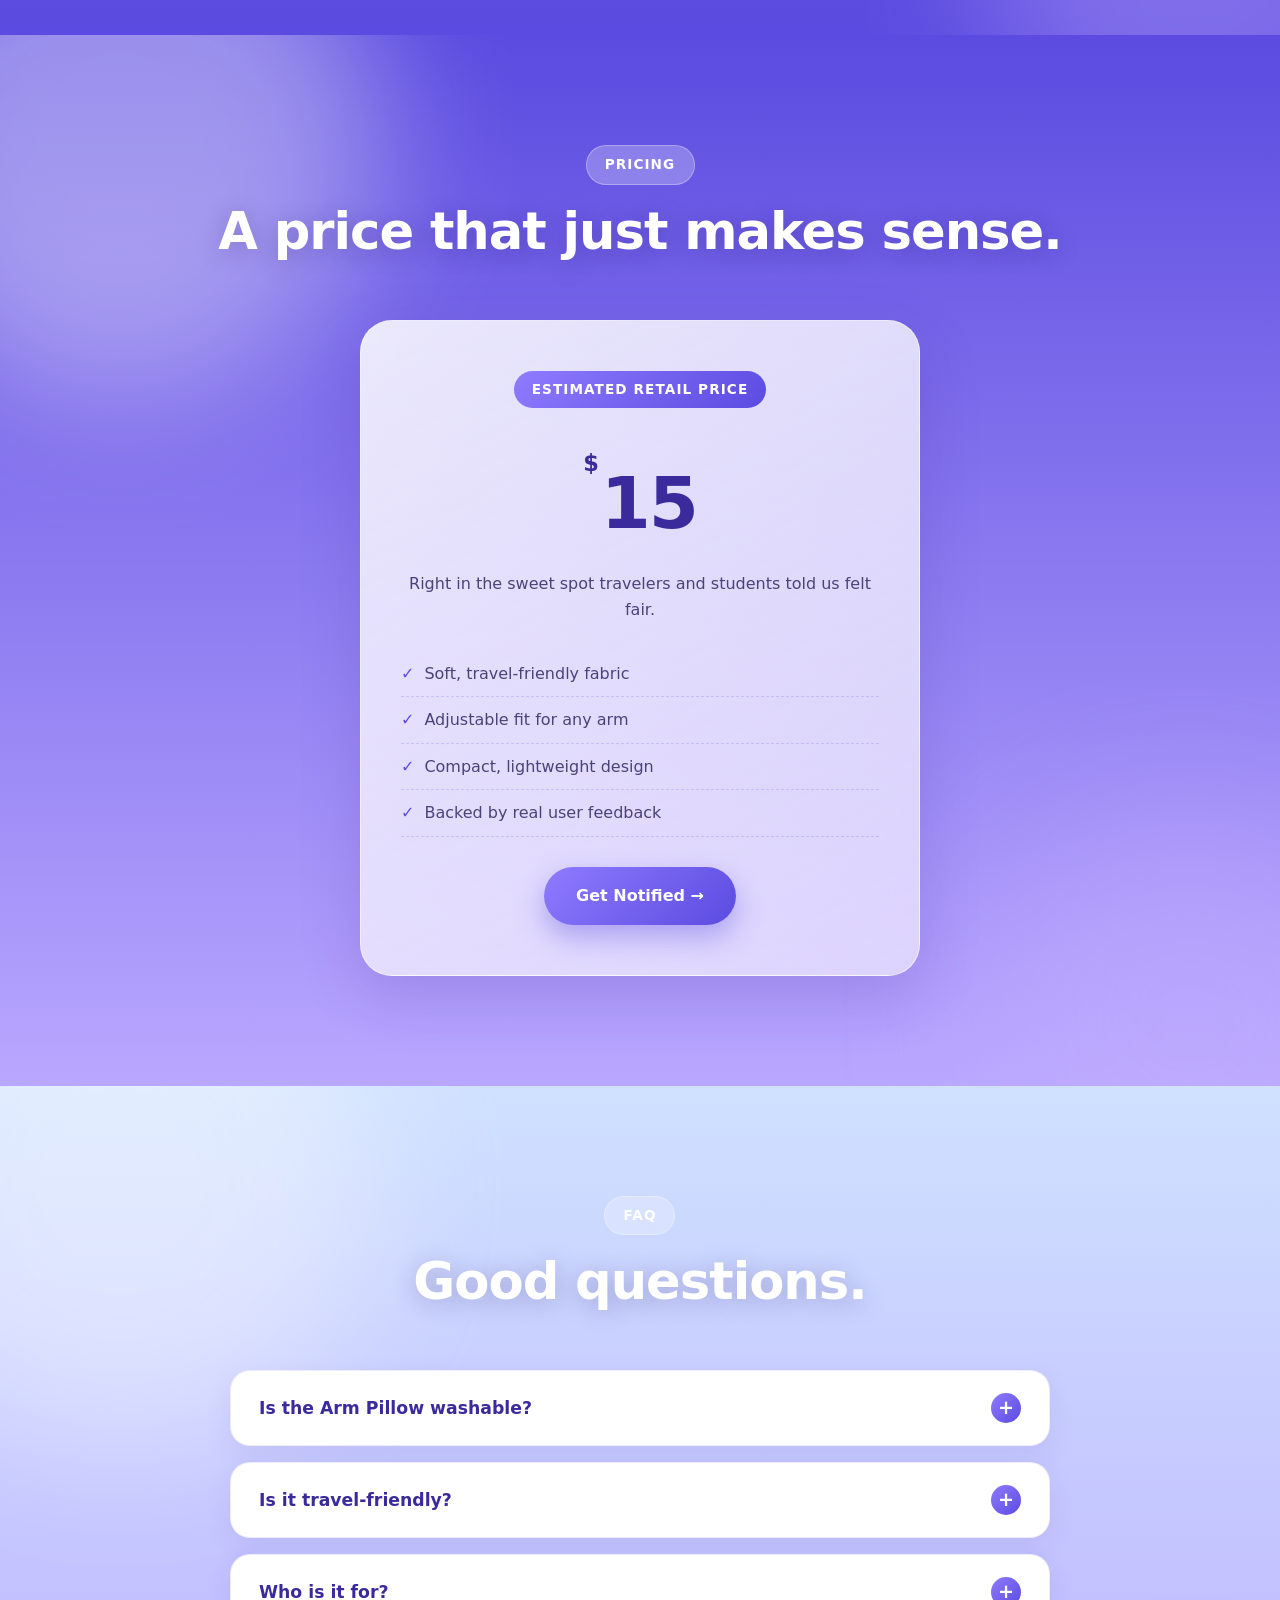
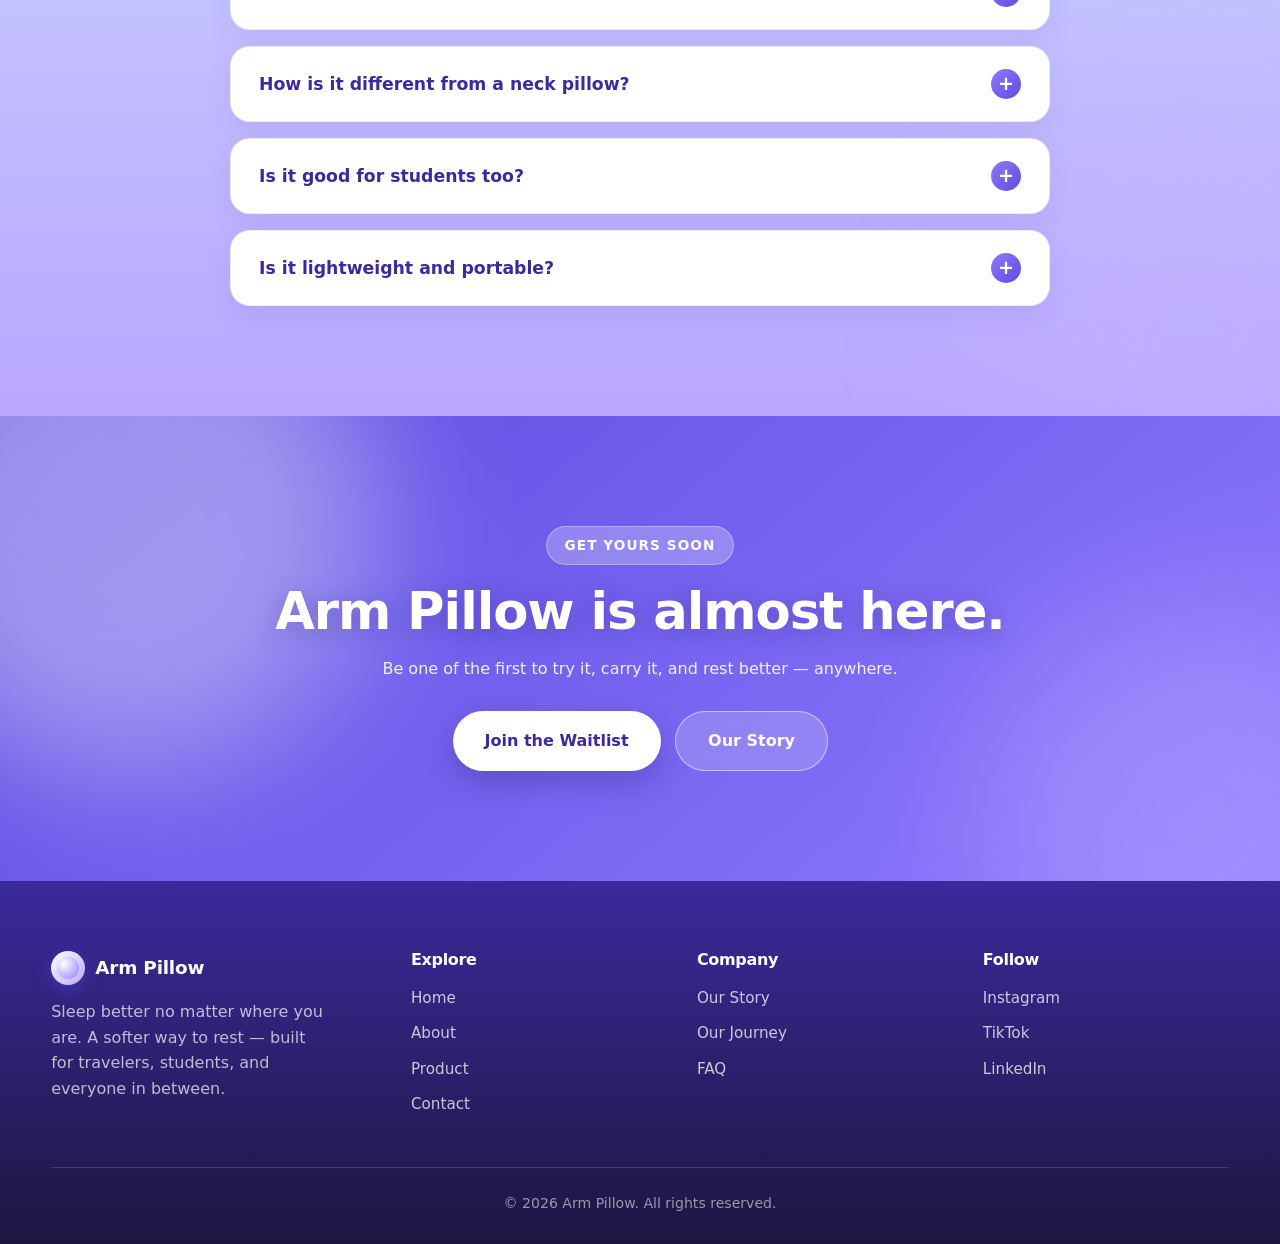
<file: product.html>
<!DOCTYPE html>
<html lang="en">
<head>
  <meta charset="UTF-8" />
  <meta name="viewport" content="width=device-width, initial-scale=1.0"/>
  <title>Product — Arm Pillow</title>
  <meta name="description" content="The Arm Pillow is a soft, portable, adjustable pillow designed for travelers, students, and anyone who rests on the go." />
  <link rel="stylesheet" href="assets/css/styles.css" />
</head>
<body>

  <!-- ============ NAVBAR ============ -->
  <nav class="navbar">
    <a href="index.html" class="nav-logo">
      <span class="logo-mark"></span>
      Arm Pillow
    </a>
    <ul class="nav-links">
      <li><a href="index.html">Home</a></li>
      <li><a href="about.html">About</a></li>
      <li><a href="product.html" class="active">Product</a></li>
      <li><a href="contact.html">Contact</a></li>
      <li><a href="#pricing" class="nav-cta">Get Yours</a></li>
    </ul>
    <button class="nav-toggle" aria-label="Toggle menu">
      <span></span><span></span><span></span>
    </button>
  </nav>

  <!-- ============ PAGE HERO ============ -->
  <header class="page-hero cloud-bg">
    <div class="floating-clouds">
      <div class="cloud c1"></div>
      <div class="cloud c2"></div>
      <div class="cloud c3"></div>
    </div>
    <div class="container">
      <span class="eyebrow">The Product</span>
      <h1>Meet the Arm Pillow.</h1>
      <p>A portable, adjustable pillow that wraps around your arm — so comfort travels with you.</p>
    </div>
  </header>

  <!-- ============ PRODUCT SHOWCASE 1 ============ -->
  <section class="product-showcase cloud-bg">
    <div class="container">
      <div class="showcase-grid">
        <div class="showcase-text reveal">
          <span class="eyebrow">The idea</span>
          <h2>Rest that fits the way you already sit.</h2>
          <p>
            Arm Pillow is a soft, lightweight pillow that adjusts to your arm.
            It's the simplest way to turn any seat — a plane, a train, a library chair —
            into somewhere you can actually relax.
          </p>
          <p>
            No straps. No setup. Just wrap, lean in, and breathe.
          </p>
        </div>
        <!-- IMAGE: Replace with "Product 1" → assets/images/product-1.jpg -->
        <div class="showcase-image reveal">
          <img src="assets/images/product-1.png" alt="Arm Pillow product view" />
        </div>
      </div>
    </div>
  </section>

  <!-- ============ HOW IT WORKS ============ -->
  <section class="how cloud-bg">
    <div class="container">
      <div class="section-header reveal">
        <span class="eyebrow">How it works</span>
        <h2>Three steps. That's it.</h2>
      </div>
      <div class="how-grid">
        <div class="how-step reveal">
          <div class="step-num">1</div>
          <h3>Wrap</h3>
          <p>Slide Arm Pillow comfortably around your forearm.</p>
        </div>
        <div class="how-step reveal">
          <div class="step-num">2</div>
          <h3>Adjust</h3>
          <p>Fit it to the way you naturally rest — no straps, no fuss.</p>
        </div>
        <div class="how-step reveal">
          <div class="step-num">3</div>
          <h3>Relax</h3>
          <p>Lean in and let comfort do the rest. Anywhere, anytime.</p>
        </div>
      </div>
    </div>
  </section>

  <!-- ============ PRODUCT SHOWCASE 2 ============ -->
  <section class="product-showcase cloud-bg">
    <div class="container">
      <div class="showcase-grid reverse">
        <div class="showcase-text reveal">
          <span class="eyebrow">Why it's different</span>
          <h2>Not another awkward travel gadget.</h2>
          <p>
            We didn't want to build another clunky accessory you'd regret packing.
            Arm Pillow is intentionally small, soft, and minimal — the kind of thing
            you actually want in your bag.
          </p>
          <p>
            It solves a real problem without creating new ones.
          </p>
        </div>
        <!-- IMAGE: Replace with "Product 2" → assets/images/product-2.jpg -->
        <div class="showcase-image reveal">
          <img src="assets/images/product-2.png" alt="Arm Pillow detail" />
        </div>
      </div>
    </div>
  </section>

  <!-- ============ DESIGNED FOR TRAVELERS + STUDENTS ============ -->
  <section class="product-showcase cloud-bg">
    <div class="container">
      <div class="showcase-grid">
        <div class="showcase-text reveal">
          <span class="eyebrow">Who it's for</span>
          <h2>Designed for travelers<br/>and students.</h2>
          <p>
            Whether you're catching a flight across the country or catching a nap
            between classes, Arm Pillow is built to travel with you. It lives in
            your bag, not in the way of it.
          </p>
          <ul class="price-features" style="margin-top:20px;">
            <li>Flights, trains, bus rides</li>
            <li>Libraries, dorms, lecture halls</li>
            <li>Commutes, road trips, waiting rooms</li>
            <li>Any seat that wasn't built for naps</li>
          </ul>
        </div>
        <!-- IMAGE: Replace with "Product 3" → assets/images/product-3.jpg -->
        <div class="showcase-image reveal">
          <img src="assets/images/product-3.png" alt="Arm Pillow in use" />
        </div>
      </div>
    </div>
  </section>

  <!-- ============ COMPARISON ============ -->
  <section class="compare cloud-bg">
    <div class="container">
      <div class="section-header reveal">
        <span class="eyebrow">Arm Pillow vs. neck pillow</span>
        <h2>One fits your life. One just fits your neck.</h2>
      </div>
      <div class="compare-grid">
        <div class="compare-card negative reveal">
          <h3>Traditional Neck Pillow</h3>
          <ul>
            <li>Bulky, rigid, and awkward</li>
            <li>Hard to pack, harder to carry</li>
            <li>Not actually comfortable for long</li>
            <li>Only useful on planes</li>
          </ul>
        </div>
        <div class="compare-card positive reveal">
          <h3>Arm Pillow</h3>
          <ul>
            <li>Soft, flexible, and lightweight</li>
            <li>Packs flat — fits any bag</li>
            <li>Adapts to the way you already rest</li>
            <li>Works anywhere: travel, study, home</li>
          </ul>
        </div>
      </div>
    </div>
  </section>

  <!-- ============ STATS / FEEDBACK ============ -->
  <section class="stats cloud-bg">
    <div class="container">
      <div class="section-header reveal">
        <span class="eyebrow">User feedback &amp; stats</span>
        <h2>What people told us.</h2>
      </div>
      <div class="stats-grid">
        <!-- NOTE: Replace with finalized verified source if needed. -->
        <div class="stat-card reveal">
          <div class="stat-number">61%</div>
          <div class="stat-label">of travelers report discomfort sleeping on long trips*</div>
        </div>
        <div class="stat-card reveal">
          <div class="stat-number">90%</div>
          <div class="stat-label">purchase interest from 30 in-person interviews</div>
        </div>
        <div class="stat-card reveal">
          <div class="stat-number">$12–15</div>
          <div class="stat-label">most common acceptable price range</div>
        </div>
        <div class="stat-card reveal">
          <div class="stat-number">30</div>
          <div class="stat-label">prototype users who shaped the final design</div>
        </div>
      </div>
      <p style="color:rgba(255,255,255,0.65); text-align:center; margin-top:30px; font-size:0.85rem;">
        *Replace with finalized verified source if needed.
      </p>
    </div>
  </section>

  <!-- ============ PRICING ============ -->
  <section class="pricing cloud-bg" id="pricing">
    <div class="container">
      <div class="section-header reveal">
        <span class="eyebrow">Pricing</span>
        <h2>A price that just makes sense.</h2>
      </div>
      <div class="price-card reveal">
        <span class="eyebrow">Estimated Retail Price</span>
        <div class="price-amount"><span>$</span>15</div>
        <p class="price-note">Right in the sweet spot travelers and students told us felt fair.</p>
        <ul class="price-features">
          <li>Soft, travel-friendly fabric</li>
          <li>Adjustable fit for any arm</li>
          <li>Compact, lightweight design</li>
          <li>Backed by real user feedback</li>
        </ul>
        <a href="contact.html" class="btn btn-dark">Get Notified →</a>
      </div>
    </div>
  </section>

  <!-- ============ FAQ ============ -->
  <section class="faq cloud-bg" id="faq">
    <div class="container">
      <div class="section-header reveal">
        <span class="eyebrow">FAQ</span>
        <h2>Good questions.</h2>
      </div>
      <div class="faq-list">
        <div class="faq-item reveal">
          <button class="faq-question">Is the Arm Pillow washable?<span class="faq-toggle">+</span></button>
          <div class="faq-answer">
            <p>Yes, you can remove the outer cover and wash it.</p>
            <p class="faq-disclaimer"><strong>DO NOT PUT THE ENTIRE ARM PILLOW IN THE WASHER.</strong></p>
          </div>
        </div>
        <div class="faq-item reveal">
          <button class="faq-question">Is it travel-friendly?<span class="faq-toggle">+</span></button>
          <div class="faq-answer"><p>Very. It packs flat and slips into any bag, tote, or carry-on without taking up space.</p></div>
        </div>
        <div class="faq-item reveal">
          <button class="faq-question">Who is it for?<span class="faq-toggle">+</span></button>
          <div class="faq-answer"><p>Travelers, students, commuters, and anyone who needs better rest on the go.</p></div>
        </div>
        <div class="faq-item reveal">
          <button class="faq-question">How is it different from a neck pillow?<span class="faq-toggle">+</span></button>
          <div class="faq-answer"><p>Arm Pillow adjusts to your arm — the way you already rest — so it's softer, smaller, and actually comfortable.</p></div>
        </div>
        <div class="faq-item reveal">
          <button class="faq-question">Is it good for students too?<span class="faq-toggle">+</span></button>
          <div class="faq-answer"><p>Definitely. Study breaks, library naps, dorm life — it was partly built with students in mind.</p></div>
        </div>
        <div class="faq-item reveal">
          <button class="faq-question">Is it lightweight and portable?<span class="faq-toggle">+</span></button>
          <div class="faq-answer"><p>Yes. Lightweight is the entire point — Arm Pillow is one of the lightest rest accessories you can carry.</p></div>
        </div>
      </div>
    </div>
  </section>

  <!-- ============ FINAL CTA ============ -->
  <section class="final-cta cloud-bg">
    <div class="container reveal">
      <span class="eyebrow">Get yours soon</span>
      <h2>Arm Pillow is almost here.</h2>
      <p>Be one of the first to try it, carry it, and rest better — anywhere.</p>
      <div class="btns">
        <a href="contact.html" class="btn btn-primary">Join the Waitlist</a>
        <a href="about.html" class="btn btn-secondary">Our Story</a>
      </div>
    </div>
  </section>

  <!-- ============ FOOTER ============ -->
  <footer>
    <div class="container">
      <div class="footer-grid">
        <div class="footer-brand">
          <a href="index.html" class="nav-logo">
            <span class="logo-mark"></span>
            Arm Pillow
          </a>
          <p>Sleep better no matter where you are. A softer way to rest — built for travelers, students, and everyone in between.</p>
        </div>
        <div class="footer-col">
          <h4>Explore</h4>
          <ul>
            <li><a href="index.html">Home</a></li>
            <li><a href="about.html">About</a></li>
            <li><a href="product.html">Product</a></li>
            <li><a href="contact.html">Contact</a></li>
          </ul>
        </div>
        <div class="footer-col">
          <h4>Company</h4>
          <ul>
            <li><a href="about.html">Our Story</a></li>
            <li><a href="about.html#journey">Our Journey</a></li>
            <li><a href="product.html#faq">FAQ</a></li>
          </ul>
        </div>
        <div class="footer-col">
          <h4>Follow</h4>
          <ul>
            <li><a href="https://instagram.com/the.arm.pillow" target="_blank" rel="noopener">Instagram</a></li>
            <li><a href="#">TikTok</a></li>
            <li><a href="#">LinkedIn</a></li>
          </ul>
        </div>
      </div>
      <div class="footer-bottom">
        © <span id="year">2026</span> Arm Pillow. All rights reserved.
      </div>
    </div>
  </footer>

  <script src="assets/js/main.js"></script>
  <script>document.getElementById("year").textContent = new Date().getFullYear();</script>
</body>
</html>
</file>
<file: assets/css/styles.css>
/* =========================================================
   Arm Pillow — Global Styles
   Dreamy sky / blue-purple gradient aesthetic
   ========================================================= */

/* ---------- Reset & base ---------- */
*,
*::before,
*::after {
  box-sizing: border-box;
  margin: 0;
  padding: 0;
}

:root {
  /* Core palette */
  --sky-1: #cfe1ff;
  --sky-2: #a6c0ff;
  --lavender-1: #b9a7ff;
  --lavender-2: #8f7bff;
  --deep-1: #5b4be0;
  --deep-2: #3b2a9c;
  --cloud: #f5f2ff;
  --white: #ffffff;
  --ink: #1c1740;
  --ink-soft: #4a437a;
  --muted: rgba(255, 255, 255, 0.78);

  /* Gradients */
  --bg-gradient: linear-gradient(160deg, #cfe1ff 0%, #b9a7ff 45%, #8f7bff 100%);
  --hero-gradient: linear-gradient(140deg, rgba(120, 140, 255, 0.55) 0%, rgba(90, 70, 220, 0.65) 100%);
  --card-gradient: linear-gradient(150deg, rgba(255,255,255,0.85) 0%, rgba(240,235,255,0.7) 100%);
  --button-gradient: linear-gradient(135deg, #8f7bff 0%, #5b4be0 100%);

  /* Shape & motion */
  --radius-lg: 32px;
  --radius-md: 20px;
  --radius-sm: 12px;
  --shadow-soft: 0 20px 60px rgba(60, 40, 150, 0.18);
  --shadow-hover: 0 28px 70px rgba(60, 40, 150, 0.28);
  --ease: cubic-bezier(.2,.8,.2,1);
}

html {
  scroll-behavior: smooth;
}

body {
  font-family: "Inter", "Segoe UI", system-ui, -apple-system, sans-serif;
  color: var(--ink);
  line-height: 1.6;
  background: var(--bg-gradient);
  min-height: 100vh;
  overflow-x: hidden;
  -webkit-font-smoothing: antialiased;
}

img {
  max-width: 100%;
  display: block;
}

a {
  color: inherit;
  text-decoration: none;
}

button {
  font-family: inherit;
  cursor: pointer;
  border: none;
  background: none;
}

/* ---------- Cloud background accents (reusable) ---------- */
.cloud-bg {
  position: relative;
  overflow: hidden;
}

.cloud-bg::before,
.cloud-bg::after {
  content: "";
  position: absolute;
  border-radius: 50%;
  filter: blur(70px);
  opacity: 0.55;
  pointer-events: none;
  z-index: 0;
}

.cloud-bg::before {
  width: 520px;
  height: 520px;
  background: rgba(255, 255, 255, 0.7);
  top: -160px;
  left: -140px;
}

.cloud-bg::after {
  width: 420px;
  height: 420px;
  background: rgba(200, 180, 255, 0.6);
  bottom: -140px;
  right: -120px;
}

/* ---------- Layout ---------- */
.container {
  width: min(1180px, 92%);
  margin-inline: auto;
  position: relative;
  z-index: 1;
}

section {
  padding: 110px 0;
  position: relative;
}

/* ---------- Typography ---------- */
h1, h2, h3, h4 {
  font-weight: 800;
  letter-spacing: -0.02em;
  line-height: 1.1;
}

h1 {
  font-size: clamp(2.6rem, 6vw, 5rem);
  color: var(--white);
  text-shadow: 0 8px 40px rgba(30, 20, 90, 0.35);
}

h2 {
  font-size: clamp(2rem, 4vw, 3.2rem);
  color: var(--white);
  text-shadow: 0 4px 24px rgba(30, 20, 90, 0.25);
}

h3 {
  font-size: 1.35rem;
  color: var(--ink);
}

p.lead {
  font-size: clamp(1.05rem, 1.6vw, 1.25rem);
  color: var(--muted);
  max-width: 640px;
}

.eyebrow {
  display: inline-block;
  padding: 8px 18px;
  background: rgba(255,255,255,0.25);
  backdrop-filter: blur(10px);
  -webkit-backdrop-filter: blur(10px);
  border-radius: 999px;
  color: var(--white);
  font-size: 0.85rem;
  font-weight: 600;
  letter-spacing: 0.08em;
  text-transform: uppercase;
  margin-bottom: 18px;
  border: 1px solid rgba(255,255,255,0.3);
}

.section-header {
  text-align: center;
  margin-bottom: 60px;
}

.section-header p {
  color: var(--muted);
  max-width: 620px;
  margin: 18px auto 0;
  font-size: 1.1rem;
}

/* ---------- Navbar ---------- */
.navbar {
  position: fixed;
  top: 20px;
  left: 50%;
  transform: translateX(-50%);
  width: min(1180px, 92%);
  z-index: 100;
  padding: 14px 26px;
  background: rgba(255,255,255,0.18);
  backdrop-filter: blur(18px);
  -webkit-backdrop-filter: blur(18px);
  border: 1px solid rgba(255,255,255,0.35);
  border-radius: 999px;
  display: flex;
  align-items: center;
  justify-content: space-between;
  transition: background .3s var(--ease), box-shadow .3s var(--ease);
}

.navbar.scrolled {
  background: rgba(255,255,255,0.35);
  box-shadow: 0 10px 40px rgba(60,40,150,0.15);
}

.nav-logo {
  display: flex;
  align-items: center;
  gap: 10px;
  font-weight: 800;
  color: var(--white);
  font-size: 1.15rem;
  letter-spacing: -0.01em;
}

.logo-mark {
  width: 34px;
  height: 34px;
  border-radius: 50%;
  background: linear-gradient(135deg,#fff, #b9a7ff);
  box-shadow: 0 6px 18px rgba(91,75,224,0.4);
  position: relative;
}
.logo-mark::after{
  content:"";
  position:absolute;
  inset: 6px;
  border-radius:50%;
  background: radial-gradient(circle at 30% 30%, #fff, #8f7bff);
}

.nav-links {
  display: flex;
  align-items: center;
  gap: 8px;
  list-style: none;
}

.nav-links a {
  color: var(--white);
  font-weight: 600;
  font-size: 0.95rem;
  padding: 10px 18px;
  border-radius: 999px;
  transition: background .25s var(--ease), color .25s var(--ease);
}

.nav-links a:hover,
.nav-links a.active {
  background: rgba(255,255,255,0.3);
}

.nav-cta {
  padding: 10px 22px !important;
  background: var(--white);
  color: var(--deep-2) !important;
  border-radius: 999px;
  font-weight: 700;
  transition: transform .25s var(--ease), box-shadow .25s var(--ease);
}
.nav-cta:hover {
  transform: translateY(-2px);
  box-shadow: 0 10px 24px rgba(60,40,150,0.25);
  background: var(--white) !important;
}

.nav-toggle {
  display: none;
  flex-direction: column;
  gap: 5px;
  padding: 8px;
}
.nav-toggle span {
  display: block;
  width: 24px;
  height: 2px;
  background: var(--white);
  border-radius: 2px;
  transition: transform .3s var(--ease), opacity .3s var(--ease);
}

/* ---------- Buttons ---------- */
.btn {
  display: inline-flex;
  align-items: center;
  justify-content: center;
  gap: 10px;
  padding: 16px 32px;
  border-radius: 999px;
  font-weight: 700;
  font-size: 1rem;
  transition: transform .25s var(--ease), box-shadow .25s var(--ease), background .25s var(--ease);
  white-space: nowrap;
}

.btn-primary {
  background: var(--white);
  color: var(--deep-2);
  box-shadow: 0 12px 30px rgba(30, 20, 90, 0.25);
}
.btn-primary:hover {
  transform: translateY(-3px);
  box-shadow: 0 18px 40px rgba(30, 20, 90, 0.35);
}

.btn-secondary {
  background: rgba(255,255,255,0.18);
  color: var(--white);
  border: 1.5px solid rgba(255,255,255,0.5);
  backdrop-filter: blur(10px);
  -webkit-backdrop-filter: blur(10px);
}
.btn-secondary:hover {
  background: rgba(255,255,255,0.3);
  transform: translateY(-3px);
}

.btn-dark {
  background: var(--button-gradient);
  color: var(--white);
  box-shadow: 0 12px 28px rgba(91, 75, 224, 0.4);
}
.btn-dark:hover {
  transform: translateY(-3px);
  box-shadow: 0 18px 40px rgba(91, 75, 224, 0.55);
}

/* =========================================================
   HERO
   ========================================================= */
.hero {
  min-height: 100vh;
  padding: 180px 0 120px;
  display: flex;
  align-items: center;
  position: relative;
  overflow: hidden;
  /* Replace background image path to your "Background photo" */
  background:
    var(--hero-gradient),
    url("../images/background.png") center/cover no-repeat,
    var(--bg-gradient);
}

.hero::before {
  content: "";
  position: absolute;
  inset: 0;
  background:
    radial-gradient(circle at 15% 20%, rgba(255,255,255,0.35), transparent 40%),
    radial-gradient(circle at 85% 80%, rgba(185,167,255,0.5), transparent 45%);
  pointer-events: none;
}

.hero-inner {
  position: relative;
  z-index: 2;
  max-width: 820px;
}

.hero h1 {
  margin-bottom: 20px;
}

.hero .tagline {
  font-size: clamp(1.1rem, 1.8vw, 1.4rem);
  color: rgba(255,255,255,0.92);
  margin-bottom: 38px;
  max-width: 620px;
  font-weight: 500;
}

.hero-ctas {
  display: flex;
  flex-wrap: wrap;
  gap: 14px;
}

.floating-clouds {
  position: absolute;
  inset: 0;
  pointer-events: none;
  z-index: 1;
}
.cloud {
  position: absolute;
  background: rgba(255,255,255,0.55);
  border-radius: 50%;
  filter: blur(35px);
  animation: floaty 12s ease-in-out infinite;
}
.cloud.c1 { width: 220px; height: 220px; top: 15%; right: 8%; }
.cloud.c2 { width: 160px; height: 160px; bottom: 20%; left: 5%; animation-delay: 3s; }
.cloud.c3 { width: 120px; height: 120px; top: 60%; right: 25%; animation-delay: 6s; }

@keyframes floaty {
  0%,100% { transform: translateY(0) translateX(0); }
  50%     { transform: translateY(-20px) translateX(10px); }
}

/* =========================================================
   Intro / problem section
   ========================================================= */
.intro {
  background: linear-gradient(180deg, #b9a7ff 0%, #8f7bff 100%);
}

.intro-grid {
  display: grid;
  grid-template-columns: 1.1fr 1fr;
  gap: 60px;
  align-items: center;
}

.intro-grid p {
  color: rgba(255,255,255,0.92);
  font-size: 1.1rem;
  margin-top: 16px;
}

.intro-visual {
  background: var(--card-gradient);
  border-radius: var(--radius-lg);
  padding: 40px;
  box-shadow: var(--shadow-soft);
  border: 1px solid rgba(255,255,255,0.5);
}

.intro-visual h3 {
  color: var(--deep-2);
  margin-bottom: 12px;
  font-size: 1.5rem;
}

.intro-visual p {
  color: var(--ink-soft);
  margin-top: 10px;
}

/* =========================================================
   Benefit cards
   ========================================================= */
.benefits {
  background: linear-gradient(180deg, #8f7bff 0%, #6e5cdb 100%);
}

.benefit-grid {
  display: grid;
  grid-template-columns: repeat(auto-fit, minmax(240px, 1fr));
  gap: 26px;
}

.benefit-card {
  background: var(--card-gradient);
  border-radius: var(--radius-lg);
  padding: 36px 30px;
  border: 1px solid rgba(255,255,255,0.6);
  box-shadow: var(--shadow-soft);
  transition: transform .35s var(--ease), box-shadow .35s var(--ease);
}

.benefit-card:hover {
  transform: translateY(-8px);
  box-shadow: var(--shadow-hover);
}

.benefit-icon {
  width: 60px;
  height: 60px;
  display: flex;
  align-items: center;
  justify-content: center;
  border-radius: 50%;
  background: var(--button-gradient);
  color: var(--white);
  font-size: 1.5rem;
  margin-bottom: 20px;
  box-shadow: 0 10px 22px rgba(91,75,224,0.35);
}

.benefit-card h3 {
  margin-bottom: 10px;
  color: var(--deep-2);
}

.benefit-card p {
  color: var(--ink-soft);
  font-size: 0.97rem;
}

/* =========================================================
   Social proof / stats
   ========================================================= */
.stats {
  background: linear-gradient(180deg, #6e5cdb 0%, #5b4be0 100%);
}

.stats-grid {
  display: grid;
  grid-template-columns: repeat(auto-fit, minmax(220px, 1fr));
  gap: 26px;
  margin-top: 20px;
}

.stat-card {
  text-align: center;
  background: rgba(255,255,255,0.12);
  border: 1px solid rgba(255,255,255,0.25);
  backdrop-filter: blur(14px);
  -webkit-backdrop-filter: blur(14px);
  padding: 44px 24px;
  border-radius: var(--radius-lg);
  transition: transform .3s var(--ease);
}
.stat-card:hover { transform: translateY(-6px); }

.stat-number {
  font-size: clamp(2.6rem, 5vw, 4rem);
  font-weight: 800;
  color: var(--white);
  line-height: 1;
  background: linear-gradient(180deg, #ffffff, #d8cfff);
  -webkit-background-clip: text;
  background-clip: text;
  -webkit-text-fill-color: transparent;
}

.stat-label {
  color: rgba(255,255,255,0.85);
  margin-top: 12px;
  font-weight: 500;
}

/* ---------- Reviews ---------- */
.reviews-grid {
  display: grid;
  grid-template-columns: repeat(auto-fit, minmax(240px, 1fr));
  gap: 26px;
  margin-top: 20px;
}

.review-card {
  background: rgba(255,255,255,0.12);
  border: 1px solid rgba(255,255,255,0.25);
  backdrop-filter: blur(14px);
  -webkit-backdrop-filter: blur(14px);
  padding: 34px 28px;
  border-radius: var(--radius-lg);
  transition: transform .3s var(--ease);
  display: flex;
  flex-direction: column;
  gap: 14px;
  color: var(--white);
}
.review-card:hover { transform: translateY(-6px); }

.review-stars {
  color: #ffd86b;
  font-size: 1.25rem;
  letter-spacing: 3px;
  line-height: 1;
}

.review-quote {
  color: rgba(255,255,255,0.95);
  font-size: 1.05rem;
  line-height: 1.5;
  font-style: italic;
  margin: 0;
}

.review-author {
  color: rgba(255,255,255,0.8);
  font-weight: 600;
  font-size: 0.95rem;
  margin-top: auto;
}

/* =========================================================
   Pricing / value
   ========================================================= */
.pricing {
  background: linear-gradient(180deg, #5b4be0 0%, #b9a7ff 100%);
}

.price-card {
  max-width: 560px;
  margin: 0 auto;
  background: var(--card-gradient);
  border: 1px solid rgba(255,255,255,0.6);
  border-radius: var(--radius-lg);
  padding: 50px 40px;
  text-align: center;
  box-shadow: var(--shadow-soft);
}

.price-card .eyebrow {
  background: linear-gradient(135deg, #8f7bff, #5b4be0);
  color: #fff;
  border: none;
}

.price-amount {
  font-size: 4.5rem;
  font-weight: 800;
  color: var(--deep-2);
  letter-spacing: -0.03em;
  margin: 20px 0 10px;
}
.price-amount span { font-size: 1.4rem; vertical-align: top; margin-right: 4px; }

.price-note {
  color: var(--ink-soft);
  margin-bottom: 28px;
}

.price-features {
  list-style: none;
  text-align: left;
  margin-bottom: 30px;
}
.price-features li {
  padding: 10px 0;
  color: var(--ink-soft);
  display: flex;
  align-items: center;
  gap: 10px;
  border-bottom: 1px dashed rgba(91,75,224,0.2);
}
.price-features li::before {
  content: "✓";
  color: var(--deep-1);
  font-weight: 800;
}

/* =========================================================
   Comparison (Why not a neck pillow?)
   ========================================================= */
.compare {
  background: linear-gradient(180deg, #b9a7ff 0%, #cfe1ff 100%);
}

.compare-grid {
  display: grid;
  grid-template-columns: 1fr 1fr;
  gap: 26px;
}

.compare-card {
  background: var(--white);
  border-radius: var(--radius-lg);
  padding: 40px 34px;
  border: 1px solid rgba(143, 123, 255, 0.2);
  box-shadow: var(--shadow-soft);
}

.compare-card.negative {
  background: linear-gradient(160deg, #ffffff, #f1eeff);
}
.compare-card.positive {
  background: linear-gradient(160deg, #8f7bff, #5b4be0);
  color: #fff;
}
.compare-card.positive h3 { color: #fff; }
.compare-card.positive li { color: rgba(255,255,255,0.9); }
.compare-card.positive li::before { color: #fff; }

.compare-card h3 {
  font-size: 1.4rem;
  margin-bottom: 20px;
  color: var(--deep-2);
}
.compare-card ul {
  list-style: none;
  display: flex;
  flex-direction: column;
  gap: 12px;
}
.compare-card li {
  color: var(--ink-soft);
  padding-left: 26px;
  position: relative;
}
.compare-card.negative li::before {
  content: "✕";
  position: absolute;
  left: 0;
  color: #a88fff;
  font-weight: 800;
}
.compare-card.positive li::before {
  content: "✓";
  position: absolute;
  left: 0;
  font-weight: 800;
}

/* =========================================================
   FAQ
   ========================================================= */
.faq { background: linear-gradient(180deg, #cfe1ff 0%, #b9a7ff 100%); }

.faq-list {
  max-width: 820px;
  margin: 0 auto;
  display: flex;
  flex-direction: column;
  gap: 16px;
}

.faq-item {
  background: var(--white);
  border-radius: var(--radius-md);
  padding: 22px 28px;
  border: 1px solid rgba(143,123,255,0.15);
  box-shadow: 0 10px 28px rgba(60,40,150,0.08);
  transition: box-shadow .3s var(--ease);
}
.faq-item:hover { box-shadow: var(--shadow-soft); }

.faq-question {
  width: 100%;
  display: flex;
  justify-content: space-between;
  align-items: center;
  font-size: 1.08rem;
  font-weight: 700;
  color: var(--deep-2);
  text-align: left;
}

.faq-toggle {
  width: 30px;
  height: 30px;
  border-radius: 50%;
  background: var(--button-gradient);
  color: #fff;
  display: flex;
  align-items: center;
  justify-content: center;
  font-size: 1.2rem;
  transition: transform .3s var(--ease);
  flex-shrink: 0;
}

.faq-item.open .faq-toggle { transform: rotate(45deg); }

.faq-answer {
  max-height: 0;
  overflow: hidden;
  transition: max-height .4s var(--ease), margin .3s var(--ease);
  color: var(--ink-soft);
}
.faq-item.open .faq-answer {
  max-height: 400px;
  margin-top: 14px;
}

.faq-disclaimer {
  margin-top: 10px;
  padding: 10px 14px;
  background: rgba(220, 40, 60, 0.08);
  border-left: 3px solid #d8334a;
  border-radius: 8px;
  color: #a01a2d;
  font-size: 0.92rem;
  letter-spacing: 0.3px;
}

/* =========================================================
   Final CTA
   ========================================================= */
.final-cta {
  background: linear-gradient(140deg, #5b4be0 0%, #8f7bff 100%);
  text-align: center;
}
.final-cta h2 { margin-bottom: 16px; }
.final-cta p { color: rgba(255,255,255,0.9); max-width: 600px; margin: 0 auto 30px; }
.final-cta .btns {
  display: flex;
  gap: 14px;
  justify-content: center;
  flex-wrap: wrap;
}

/* =========================================================
   Footer
   ========================================================= */
footer {
  background: linear-gradient(180deg, #3b2a9c 0%, #1c1740 100%);
  color: rgba(255,255,255,0.8);
  padding: 70px 0 30px;
}

.footer-grid {
  display: grid;
  grid-template-columns: 1.3fr 1fr 1fr 1fr;
  gap: 40px;
  margin-bottom: 50px;
}

.footer-brand p {
  margin-top: 14px;
  color: rgba(255,255,255,0.7);
  max-width: 280px;
}

.footer-col h4 {
  color: #fff;
  font-size: 1rem;
  margin-bottom: 16px;
  font-weight: 700;
}
.footer-col ul { list-style: none; display: flex; flex-direction: column; gap: 10px; }
.footer-col a {
  color: rgba(255,255,255,0.75);
  font-size: 0.95rem;
  transition: color .25s var(--ease);
}
.footer-col a:hover { color: #fff; }

.footer-bottom {
  padding-top: 24px;
  border-top: 1px solid rgba(255,255,255,0.15);
  text-align: center;
  font-size: 0.88rem;
  color: rgba(255,255,255,0.55);
}

/* =========================================================
   About page
   ========================================================= */
.page-hero {
  padding: 180px 0 100px;
  background: var(--bg-gradient);
  text-align: center;
  position: relative;
  overflow: hidden;
}
.page-hero h1 { margin-bottom: 14px; }
.page-hero p { color: rgba(255,255,255,0.9); max-width: 620px; margin: 0 auto; font-size: 1.15rem; }

.founder {
  background: linear-gradient(180deg, #b9a7ff 0%, #8f7bff 100%);
}
.founder-grid {
  display: grid;
  grid-template-columns: 1fr 1.2fr;
  gap: 60px;
  align-items: center;
}
.founder-photo {
  border-radius: var(--radius-lg);
  overflow: hidden;
  box-shadow: var(--shadow-soft);
  border: 6px solid rgba(255,255,255,0.5);
  aspect-ratio: 4/5;
  background: var(--cloud);
}
.founder-photo img { width: 100%; height: 100%; object-fit: cover; }

.founder-text h2 { color: #fff; margin-bottom: 20px; }
.founder-text p { color: rgba(255,255,255,0.9); margin-bottom: 16px; font-size: 1.05rem; }

.mission {
  background: linear-gradient(180deg, #8f7bff 0%, #5b4be0 100%);
  text-align: center;
}
.mission blockquote {
  max-width: 780px;
  margin: 0 auto;
  font-size: clamp(1.4rem, 2.5vw, 2rem);
  color: #fff;
  font-weight: 600;
  line-height: 1.4;
  font-style: italic;
  padding: 50px 30px;
  background: rgba(255,255,255,0.1);
  border-radius: var(--radius-lg);
  border: 1px solid rgba(255,255,255,0.2);
  backdrop-filter: blur(10px);
  -webkit-backdrop-filter: blur(10px);
}

.timeline {
  background: linear-gradient(180deg, #5b4be0 0%, #b9a7ff 100%);
}
.timeline-list {
  max-width: 820px;
  margin: 0 auto;
  position: relative;
  padding-left: 40px;
}
.timeline-list::before {
  content: "";
  position: absolute;
  left: 14px;
  top: 0;
  bottom: 0;
  width: 3px;
  background: rgba(255,255,255,0.4);
  border-radius: 2px;
}
.timeline-item {
  position: relative;
  margin-bottom: 36px;
  background: var(--card-gradient);
  padding: 24px 28px;
  border-radius: var(--radius-md);
  border: 1px solid rgba(255,255,255,0.6);
  box-shadow: var(--shadow-soft);
}
.timeline-item::before {
  content: "";
  position: absolute;
  left: -38px;
  top: 28px;
  width: 20px;
  height: 20px;
  border-radius: 50%;
  background: var(--white);
  border: 4px solid var(--deep-1);
  box-shadow: 0 0 0 4px rgba(255,255,255,0.5);
}
.timeline-item h3 { color: var(--deep-2); margin-bottom: 6px; }
.timeline-item span.step {
  display: inline-block;
  font-size: 0.8rem;
  font-weight: 700;
  letter-spacing: 0.08em;
  text-transform: uppercase;
  color: var(--deep-1);
  margin-bottom: 6px;
}
.timeline-item p { color: var(--ink-soft); font-size: 0.98rem; }

/* =========================================================
   Product page
   ========================================================= */
.product-showcase {
  background: linear-gradient(180deg, #b9a7ff 0%, #8f7bff 100%);
}

.showcase-grid {
  display: grid;
  grid-template-columns: 1fr 1fr;
  gap: 60px;
  align-items: center;
}
.showcase-text h2 { color: #fff; margin-bottom: 18px; }
.showcase-text p { color: rgba(255,255,255,0.92); margin-bottom: 14px; font-size: 1.05rem; }
.showcase-image {
  border-radius: var(--radius-lg);
  overflow: hidden;
  box-shadow: var(--shadow-soft);
  border: 6px solid rgba(255,255,255,0.5);
  aspect-ratio: 1/1;
  background: var(--cloud);
}
.showcase-image img { width: 100%; height: 100%; object-fit: cover; }

.showcase-grid.reverse .showcase-text { order: 2; }
.showcase-grid.reverse .showcase-image { order: 1; }

.how {
  background: linear-gradient(180deg, #8f7bff 0%, #6e5cdb 100%);
}
.how-grid {
  display: grid;
  grid-template-columns: repeat(auto-fit, minmax(240px, 1fr));
  gap: 26px;
}
.how-step {
  background: var(--card-gradient);
  border-radius: var(--radius-lg);
  padding: 34px 28px;
  text-align: center;
  border: 1px solid rgba(255,255,255,0.5);
  box-shadow: var(--shadow-soft);
  transition: transform .3s var(--ease);
}
.how-step:hover { transform: translateY(-6px); }
.how-step .step-num {
  display: inline-flex;
  width: 50px;
  height: 50px;
  border-radius: 50%;
  background: var(--button-gradient);
  color: #fff;
  font-weight: 800;
  font-size: 1.2rem;
  align-items: center;
  justify-content: center;
  margin-bottom: 18px;
  box-shadow: 0 10px 20px rgba(91,75,224,0.35);
}
.how-step h3 { color: var(--deep-2); margin-bottom: 8px; }
.how-step p { color: var(--ink-soft); }

/* =========================================================
   Contact page
   ========================================================= */
.contact-section {
  background: linear-gradient(180deg, #b9a7ff 0%, #8f7bff 100%);
}

.contact-grid {
  display: grid;
  grid-template-columns: 1fr 1.3fr;
  gap: 50px;
  align-items: start;
}

.contact-info h2 { color: #fff; margin-bottom: 18px; }
.contact-info p { color: rgba(255,255,255,0.9); margin-bottom: 24px; font-size: 1.05rem; }

.info-list { list-style: none; display: flex; flex-direction: column; gap: 16px; margin-top: 24px; }
.info-list li {
  display: flex;
  align-items: center;
  gap: 14px;
  color: #fff;
  background: rgba(255,255,255,0.15);
  padding: 14px 18px;
  border-radius: var(--radius-md);
  border: 1px solid rgba(255,255,255,0.25);
}
.info-list .icon {
  width: 40px;
  height: 40px;
  border-radius: 50%;
  background: rgba(255,255,255,0.3);
  display: flex;
  align-items: center;
  justify-content: center;
  font-weight: 800;
  flex-shrink: 0;
}
.info-list strong { display: block; font-size: 0.85rem; opacity: 0.85; font-weight: 600; }
.info-list a { color: #fff; text-decoration: none; font-weight: 500; border-bottom: 1px solid rgba(255,255,255,0.35); transition: border-color .2s var(--ease); }
.info-list a:hover { border-bottom-color: #fff; }

.contact-form {
  background: var(--card-gradient);
  border-radius: var(--radius-lg);
  padding: 44px 38px;
  border: 1px solid rgba(255,255,255,0.6);
  box-shadow: var(--shadow-soft);
}
.form-row { display: grid; grid-template-columns: 1fr 1fr; gap: 18px; }
.form-group { margin-bottom: 18px; }
.form-group label {
  display: block;
  font-size: 0.9rem;
  font-weight: 600;
  color: var(--deep-2);
  margin-bottom: 8px;
}
.form-group input,
.form-group textarea {
  width: 100%;
  padding: 14px 18px;
  border-radius: var(--radius-sm);
  border: 1.5px solid rgba(143,123,255,0.3);
  background: #fff;
  font-family: inherit;
  font-size: 1rem;
  color: var(--ink);
  transition: border-color .25s var(--ease), box-shadow .25s var(--ease);
}
.form-group input:focus,
.form-group textarea:focus {
  outline: none;
  border-color: var(--deep-1);
  box-shadow: 0 0 0 4px rgba(143,123,255,0.18);
}
.form-group textarea { resize: vertical; min-height: 130px; }
.form-status {
  margin-top: 16px;
  color: var(--deep-1);
  font-weight: 600;
  font-size: 0.95rem;
  min-height: 20px;
}

/* =========================================================
   Animations on scroll
   ========================================================= */
.reveal {
  opacity: 0;
  transform: translateY(28px);
  transition: opacity .7s var(--ease), transform .7s var(--ease);
}
.reveal.visible {
  opacity: 1;
  transform: none;
}

/* =========================================================
   Responsive
   ========================================================= */
@media (max-width: 960px) {
  .nav-links {
    position: absolute;
    top: 80px;
    left: 0;
    right: 0;
    background: rgba(60, 40, 150, 0.92);
    backdrop-filter: blur(18px);
    -webkit-backdrop-filter: blur(18px);
    border-radius: var(--radius-lg);
    flex-direction: column;
    padding: 20px;
    gap: 6px;
    transform: scaleY(0);
    transform-origin: top;
    transition: transform .3s var(--ease);
    box-shadow: var(--shadow-soft);
  }
  .nav-links.open { transform: scaleY(1); }
  .nav-toggle { display: flex; }

  section { padding: 80px 0; }

  .intro-grid,
  .founder-grid,
  .showcase-grid,
  .contact-grid,
  .compare-grid {
    grid-template-columns: 1fr;
    gap: 40px;
  }
  .showcase-grid.reverse .showcase-text { order: unset; }
  .showcase-grid.reverse .showcase-image { order: unset; }

  .footer-grid {
    grid-template-columns: 1fr 1fr;
    gap: 30px;
  }
}

@media (max-width: 560px) {
  .form-row { grid-template-columns: 1fr; }
  .footer-grid { grid-template-columns: 1fr; }
  .hero { padding: 160px 0 100px; }
  .price-amount { font-size: 3.6rem; }
  .navbar { padding: 12px 18px; }
}
</file>
